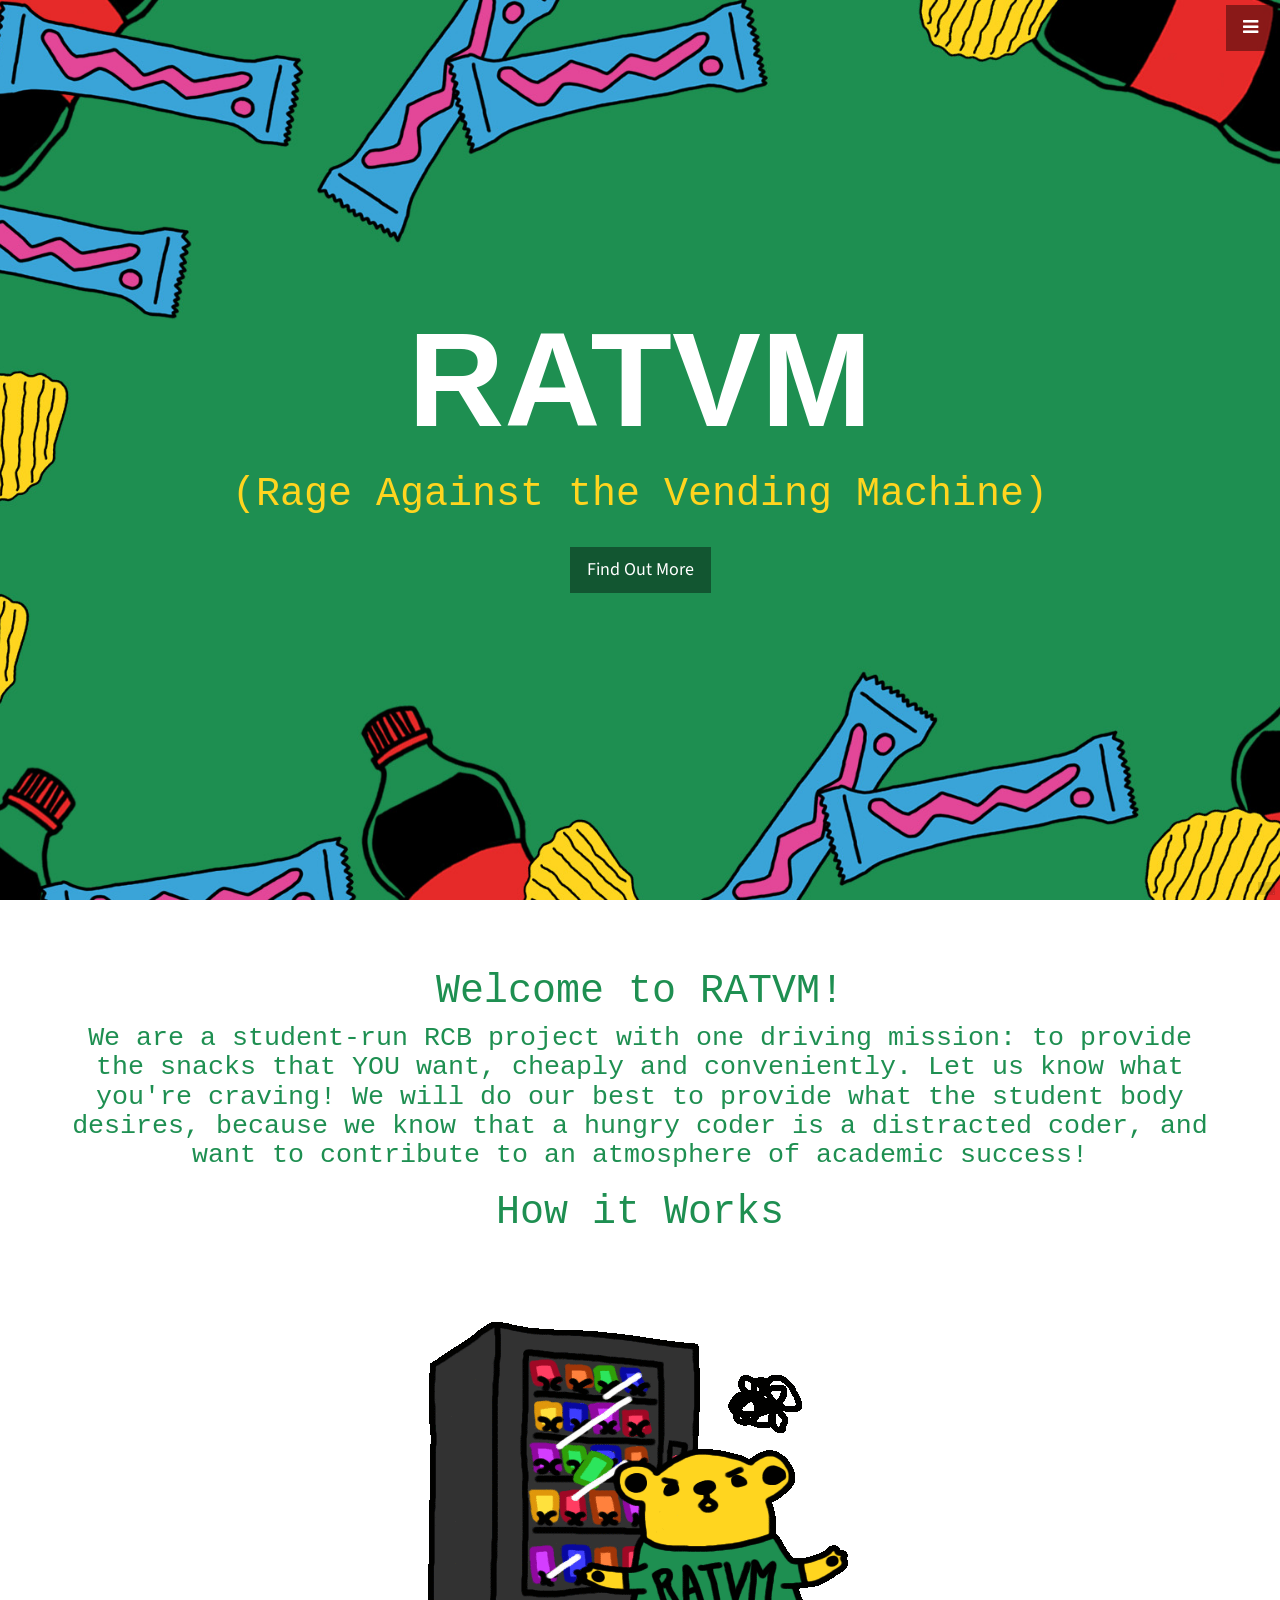
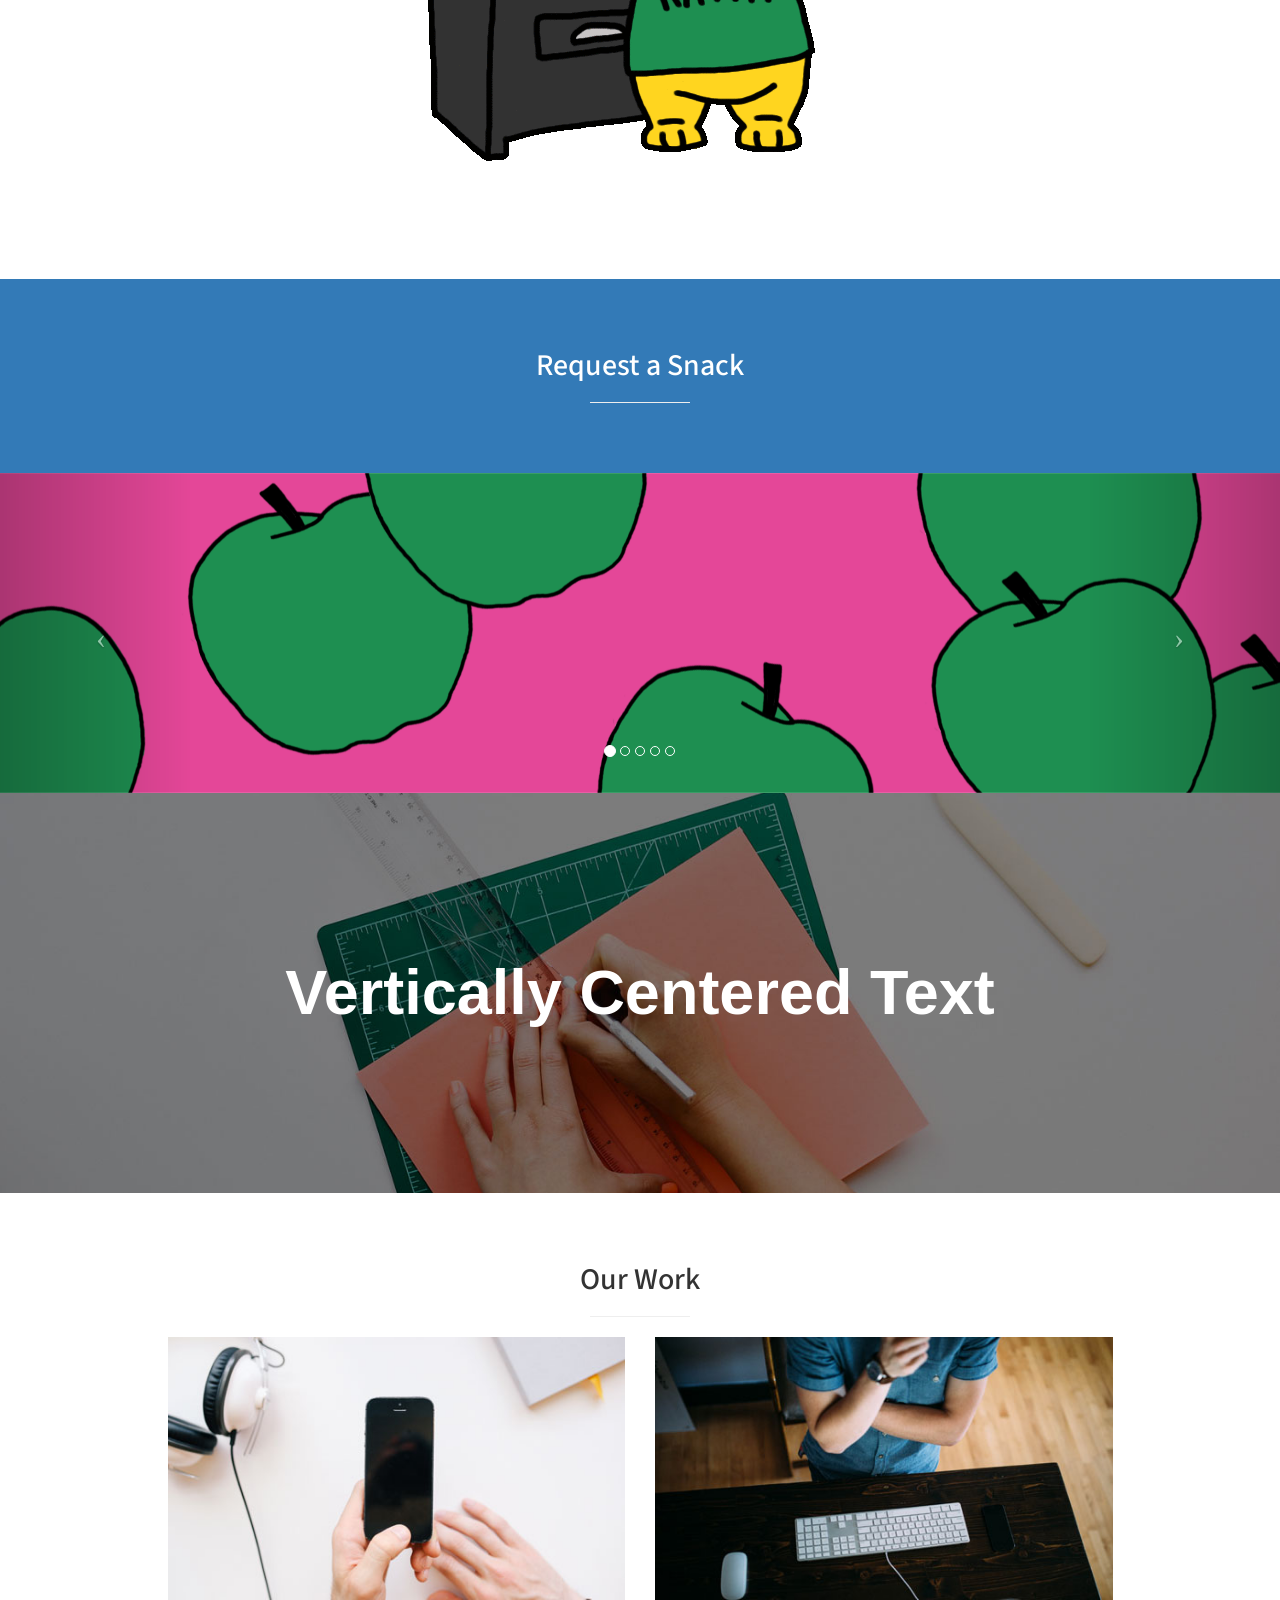
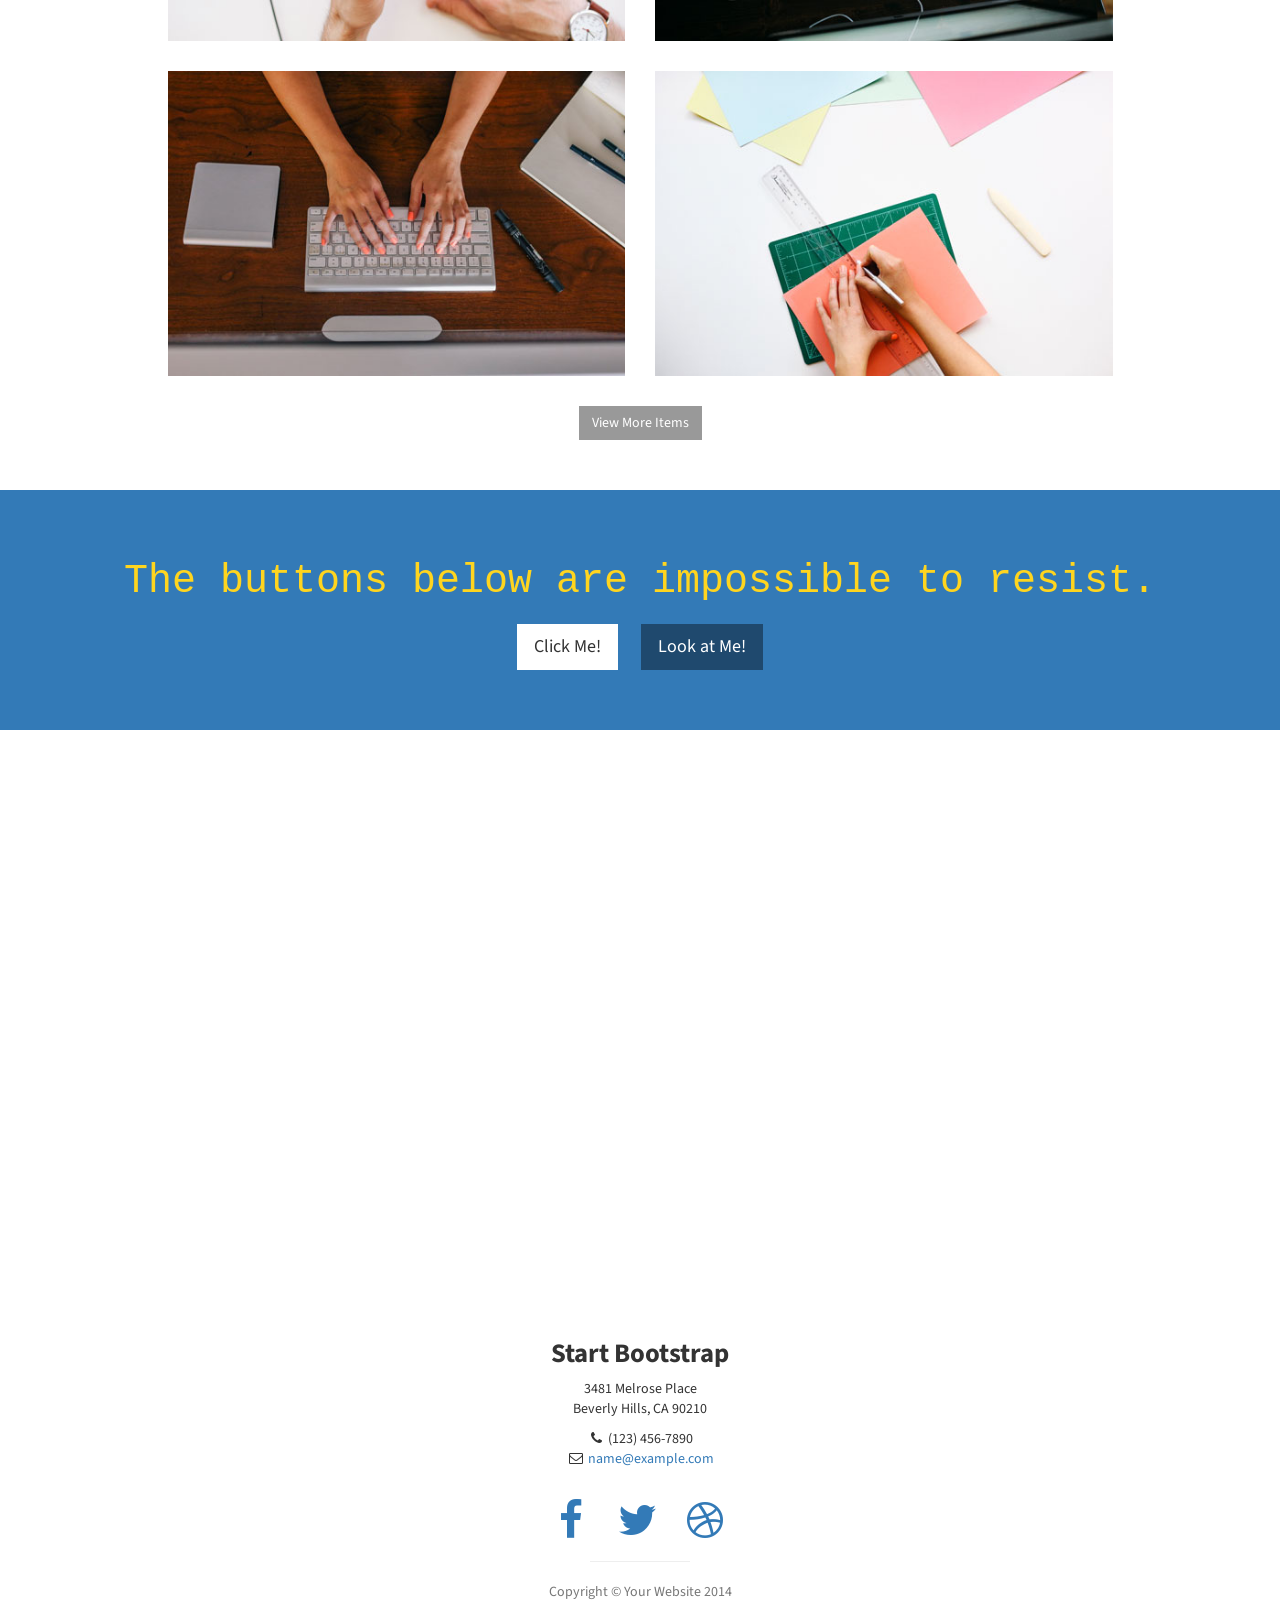
<file: startbootstrap-stylish-portfolio-gh-pages/index.html>
<!DOCTYPE html>
<html lang="en">

<head>

    <meta charset="utf-8">
    <meta http-equiv="X-UA-Compatible" content="IE=edge">
    <meta name="viewport" content="width=device-width, initial-scale=1">
    <meta name="description" content="">
    <meta name="author" content="">

    <title>RATVM</title>

    <!-- Bootstrap Core CSS -->
    <link href="css/bootstrap.min.css" rel="stylesheet">

    <!-- Custom CSS -->
    <link href="css/stylish-portfolio.css" rel="stylesheet">

    <!-- Custom Fonts -->
    <link href="font-awesome/css/font-awesome.min.css" rel="stylesheet" type="text/css">
    <link href="http://fonts.googleapis.com/css?family=Source+Sans+Pro:300,400,700,300italic,400italic,700italic" rel="stylesheet" type="text/css">

    <!-- HTML5 Shim and Respond.js IE8 support of HTML5 elements and media queries -->
    <!-- WARNING: Respond.js doesn't work if you view the page via file:// -->
    <!--[if lt IE 9]>
        <script src="https://oss.maxcdn.com/libs/html5shiv/3.7.0/html5shiv.js"></script>
        <script src="https://oss.maxcdn.com/libs/respond.js/1.4.2/respond.min.js"></script>
    <![endif]-->

</head>

<body>

    <!-- Navigation -->
    <a id="menu-toggle" href="#" class="btn btn-dark btn-lg toggle"><i class="fa fa-bars"></i></a>
    <nav id="sidebar-wrapper">
        <ul class="sidebar-nav">
            <a id="menu-close" href="#" class="btn btn-light btn-lg pull-right toggle"><i class="fa fa-times"></i></a>
            <li class="sidebar-brand">
                <a href="#top" onclick=$("#menu-close").click();>Start Bootstrap</a>
            </li>
            <li>
                <a href="#top" onclick=$("#menu-close").click();>Home</a>
            </li>
            <li>
                <a href="#about" onclick=$("#menu-close").click();>About</a>
            </li>
            <li>
                <a href="#services" onclick=$("#menu-close").click();>Services</a>
            </li>
            <li>
                <a href="#portfolio" onclick=$("#menu-close").click();>Portfolio</a>
            </li>
            <li>
                <a href="#contact" onclick=$("#menu-close").click();>Contact</a>
            </li>
        </ul>
    </nav>

    <!-- Header -->
    <header id="top" class="header">
        <div class="text-vertical-center">
            <h1><span>RATVM</span></h1>
            <h3>(Rage Against the Vending Machine)</h3>
            <br>
            <a href="#about" class="btn btn-dark btn-lg">Find Out More</a>
        </div>
    </header>

    <!-- About -->
    <section id="about" class="about">
        <div class="container">
            <div class="row">
                <div class="col-lg-12 text-center">
                    <h3 class="edit2">Welcome to RATVM!</h3>

                    <h4 class="edit2">We are a student-run RCB project with one driving mission: to provide the snacks that YOU want, cheaply and conveniently. Let us know what you're craving! We will do our best to provide what the student body desires, because we know that a hungry coder is a distracted coder, and want to contribute to an atmosphere of academic success!</h4>
                    <h3 class="edit2">How it Works</h3>
                    <img src="img/bear.gif" alt="madBear">

                </div>
            </div>
            <!-- /.row -->
        </div>
        <!-- /.container -->
    </section>

    <!-- Services -->
    <!-- The circle icons use Font Awesome's stacked icon classes. For more information, visit http://fontawesome.io/examples/ -->
    <section id="services" class="services bg-primary">
        <div class="container">
            <div class="row text-center">
                <div class="col-lg-10 col-lg-offset-1">
                    <h2>Request a Snack</h2>
                    <hr class="small">
                    <div class="row">                    
           
            </div>
            <!-- /.row -->
        </div>
        <!-- /.container -->
    </section>

<!-- ===============================IMAGES========================================= -->
      <!-- Carousel container -->
      <div id="my-pics" class="carousel slide" data-ride="carousel">

      <!-- Indicators -->
      <ol class="carousel-indicators">
      <li data-target="#my-pics" data-slide-to="0" class="active"></li>
      <li data-target="#my-pics" data-slide-to="1"></li>
      <li data-target="#my-pics" data-slide-to="2"></li>
      <li data-target="#my-pics" data-slide-to="3"></li>
      <li data-target="#my-pics" data-slide-to="4"></li>
      </ol>

      <!-- Content -->
      <div class="carousel-inner" role="listbox">

          <!-- Slide 1 -->
          <div class="item active">
          <img src="img/apple.png" alt="images">
          </div>

          <!-- Slide 2 -->
          <div class="item">
          <img src="img/candy.png" alt="images">
          </div>

          <!-- Slide 3 -->
          <div class="item">
          <img src="img/chip.png" alt="images">
          </div>

          <!-- Slide 4 -->
          <div class="item">
          <img src="img/coffee.png" alt="images">
          </div>

          <!-- Slide 5 -->
          <div class="item">
          <img src="img/soda.png" alt="images">
          </div>


      </div>

      <!-- Previous/Next controls -->
      <a class="left carousel-control" href="#my-pics" role="button" data-slide="prev">
      <span class="icon-prev" aria-hidden="true"></span>
      <span class="sr-only">Previous</span>
      </a>
      <a class="right carousel-control" href="#my-pics" role="button" data-slide="next">
      <span class="icon-next" aria-hidden="true"></span>
      <span class="sr-only">Next</span>
      </a>

      </div>

      <!-- Center the image -->
      <style scoped>
      .item img{
          margin: 0 auto;
      }
      </style>

 <!-- ================================================================================  -->     


    <!-- Callout -->
    <aside class="callout">
        <div class="text-vertical-center">
            <h1>Vertically Centered Text</h1>
        </div>
    </aside>

    <!-- Portfolio -->
    <section id="portfolio" class="portfolio">
        <div class="container">
            <div class="row">
                <div class="col-lg-10 col-lg-offset-1 text-center">
                    <h2>Our Work</h2>
                    <hr class="small">
                    <div class="row">
                        <div class="col-md-6">
                            <div class="portfolio-item">
                                <a href="#">
                                    <img class="img-portfolio img-responsive" src="img/portfolio-1.jpg">
                                </a>
                            </div>
                        </div>
                        <div class="col-md-6">
                            <div class="portfolio-item">
                                <a href="#">
                                    <img class="img-portfolio img-responsive" src="img/portfolio-2.jpg">
                                </a>
                            </div>
                        </div>
                        <div class="col-md-6">
                            <div class="portfolio-item">
                                <a href="#">
                                    <img class="img-portfolio img-responsive" src="img/portfolio-3.jpg">
                                </a>
                            </div>
                        </div>
                        <div class="col-md-6">
                            <div class="portfolio-item">
                                <a href="#">
                                    <img class="img-portfolio img-responsive" src="img/portfolio-4.jpg">
                                </a>
                            </div>
                        </div>
                    </div>
                    <!-- /.row (nested) -->
                    <a href="#" class="btn btn-dark">View More Items</a>
                </div>
                <!-- /.col-lg-10 -->
            </div>
            <!-- /.row -->
        </div>
        <!-- /.container -->
    </section>

    <!-- Call to Action -->
    <aside class="call-to-action bg-primary">
        <div class="container">
            <div class="row">
                <div class="col-lg-12 text-center">
                    <h3>The buttons below are impossible to resist.</h3>
                    <a href="#" class="btn btn-lg btn-light">Click Me!</a>
                    <a href="#" class="btn btn-lg btn-dark">Look at Me!</a>
                </div>
            </div>
        </div>
    </aside>

    <!-- Map -->
    <section id="contact" class="map">
        <iframe width="100%" height="100%" frameborder="0" scrolling="no" marginheight="0" marginwidth="0" src="https://maps.google.com/maps?f=q&amp;source=s_q&amp;hl=en&amp;geocode=&amp;q=Twitter,+Inc.,+Market+Street,+San+Francisco,+CA&amp;aq=0&amp;oq=twitter&amp;sll=28.659344,-81.187888&amp;sspn=0.128789,0.264187&amp;ie=UTF8&amp;hq=Twitter,+Inc.,+Market+Street,+San+Francisco,+CA&amp;t=m&amp;z=15&amp;iwloc=A&amp;output=embed"></iframe>
        <br />
        <small>
            <a href="https://maps.google.com/maps?f=q&amp;source=embed&amp;hl=en&amp;geocode=&amp;q=Twitter,+Inc.,+Market+Street,+San+Francisco,+CA&amp;aq=0&amp;oq=twitter&amp;sll=28.659344,-81.187888&amp;sspn=0.128789,0.264187&amp;ie=UTF8&amp;hq=Twitter,+Inc.,+Market+Street,+San+Francisco,+CA&amp;t=m&amp;z=15&amp;iwloc=A"></a>
        </small>
        </iframe>
    </section>

    <!-- Footer -->
    <footer>
        <div class="container">
            <div class="row">
                <div class="col-lg-10 col-lg-offset-1 text-center">
                    <h4><strong>Start Bootstrap</strong>
                    </h4>
                    <p>3481 Melrose Place
                        <br>Beverly Hills, CA 90210</p>
                    <ul class="list-unstyled">
                        <li><i class="fa fa-phone fa-fw"></i> (123) 456-7890</li>
                        <li><i class="fa fa-envelope-o fa-fw"></i> <a href="mailto:name@example.com">name@example.com</a>
                        </li>
                    </ul>
                    <br>
                    <ul class="list-inline">
                        <li>
                            <a href="#"><i class="fa fa-facebook fa-fw fa-3x"></i></a>
                        </li>
                        <li>
                            <a href="#"><i class="fa fa-twitter fa-fw fa-3x"></i></a>
                        </li>
                        <li>
                            <a href="#"><i class="fa fa-dribbble fa-fw fa-3x"></i></a>
                        </li>
                    </ul>
                    <hr class="small">
                    <p class="text-muted">Copyright &copy; Your Website 2014</p>
                </div>
            </div>
        </div>
        <a id="to-top" href="#top" class="btn btn-dark btn-lg"><i class="fa fa-chevron-up fa-fw fa-1x"></i></a>
    </footer>

    <!-- jQuery -->
    <script src="js/jquery.js"></script>

    <!-- Bootstrap Core JavaScript -->
    <script src="js/bootstrap.min.js"></script>

    <!-- Custom Theme JavaScript -->
    <script>
    // Closes the sidebar menu
    $("#menu-close").click(function(e) {
        e.preventDefault();
        $("#sidebar-wrapper").toggleClass("active");
    });
    // Opens the sidebar menu
    $("#menu-toggle").click(function(e) {
        e.preventDefault();
        $("#sidebar-wrapper").toggleClass("active");
    });
    // Scrolls to the selected menu item on the page
    $(function() {
        $('a[href*=#]:not([href=#],[data-toggle],[data-target],[data-slide])').click(function() {
            if (location.pathname.replace(/^\//, '') == this.pathname.replace(/^\//, '') || location.hostname == this.hostname) {
                var target = $(this.hash);
                target = target.length ? target : $('[name=' + this.hash.slice(1) + ']');
                if (target.length) {
                    $('html,body').animate({
                        scrollTop: target.offset().top
                    }, 1000);
                    return false;
                }
            }
        });
    });
    //#to-top button appears after scrolling
    var fixed = false;
    $(document).scroll(function() {
        if ($(this).scrollTop() > 250) {
            if (!fixed) {
                fixed = true;
                // $('#to-top').css({position:'fixed', display:'block'});
                $('#to-top').show("slow", function() {
                    $('#to-top').css({
                        position: 'fixed',
                        display: 'block'
                    });
                });
            }
        } else {
            if (fixed) {
                fixed = false;
                $('#to-top').hide("slow", function() {
                    $('#to-top').css({
                        display: 'none'
                    });
                });
            }
        }
    });
    // Disable Google Maps scrolling
    // See http://stackoverflow.com/a/25904582/1607849
    // Disable scroll zooming and bind back the click event
    var onMapMouseleaveHandler = function(event) {
        var that = $(this);
        that.on('click', onMapClickHandler);
        that.off('mouseleave', onMapMouseleaveHandler);
        that.find('iframe').css("pointer-events", "none");
    }
    var onMapClickHandler = function(event) {
            var that = $(this);
            // Disable the click handler until the user leaves the map area
            that.off('click', onMapClickHandler);
            // Enable scrolling zoom
            that.find('iframe').css("pointer-events", "auto");
            // Handle the mouse leave event
            that.on('mouseleave', onMapMouseleaveHandler);
        }
        // Enable map zooming with mouse scroll when the user clicks the map
    $('.map').on('click', onMapClickHandler);
    </script>

</body>

</html>
</file>
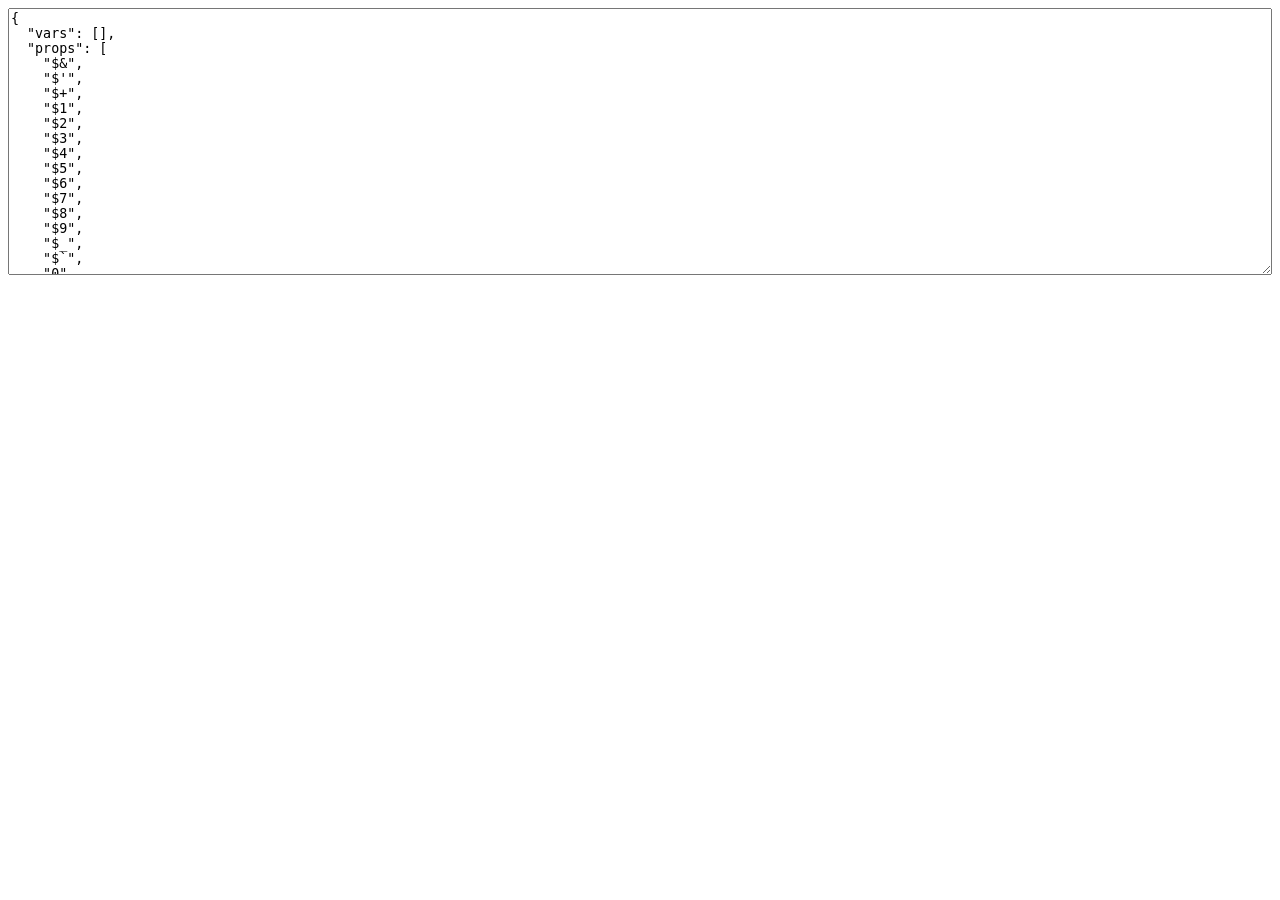
<file: node_modules/handlebars/node_modules/uglify-js/tools/props.html>
<html>
  <head>
  </head>
  <body>
    <script>(function(){
      var props = {};

      function addObject(obj) {
        if (obj == null) return;
        try {
          Object.getOwnPropertyNames(obj).forEach(add);
        } catch(ex) {}
        if (obj.prototype) {
          Object.getOwnPropertyNames(obj.prototype).forEach(add);
        }
        if (typeof obj == "function") {
          try {
            Object.getOwnPropertyNames(new obj).forEach(add);
          } catch(ex) {}
        }
      }

      function add(name) {
        props[name] = true;
      }

      Object.getOwnPropertyNames(window).forEach(function(thing){
        addObject(window[thing]);
      });

      try {
        addObject(new Event("click"));
        addObject(new Event("contextmenu"));
        addObject(new Event("mouseup"));
        addObject(new Event("mousedown"));
        addObject(new Event("keydown"));
        addObject(new Event("keypress"));
        addObject(new Event("keyup"));
      } catch(ex) {}

      var ta = document.createElement("textarea");
      ta.style.width = "100%";
      ta.style.height = "20em";
      ta.style.boxSizing = "border-box";
      <!-- ta.value = Object.keys(props).sort(cmp).map(function(name){ -->
      <!--   return JSON.stringify(name); -->
      <!-- }).join(",\n"); -->
      ta.value = JSON.stringify({
        vars: [],
        props: Object.keys(props).sort(cmp)
      }, null, 2);
      document.body.appendChild(ta);

      function cmp(a, b) {
        a = a.toLowerCase();
        b = b.toLowerCase();
        return a < b ? -1 : a > b ? 1 : 0;
      }
    })();</script>
  </body>
</html>
</file>
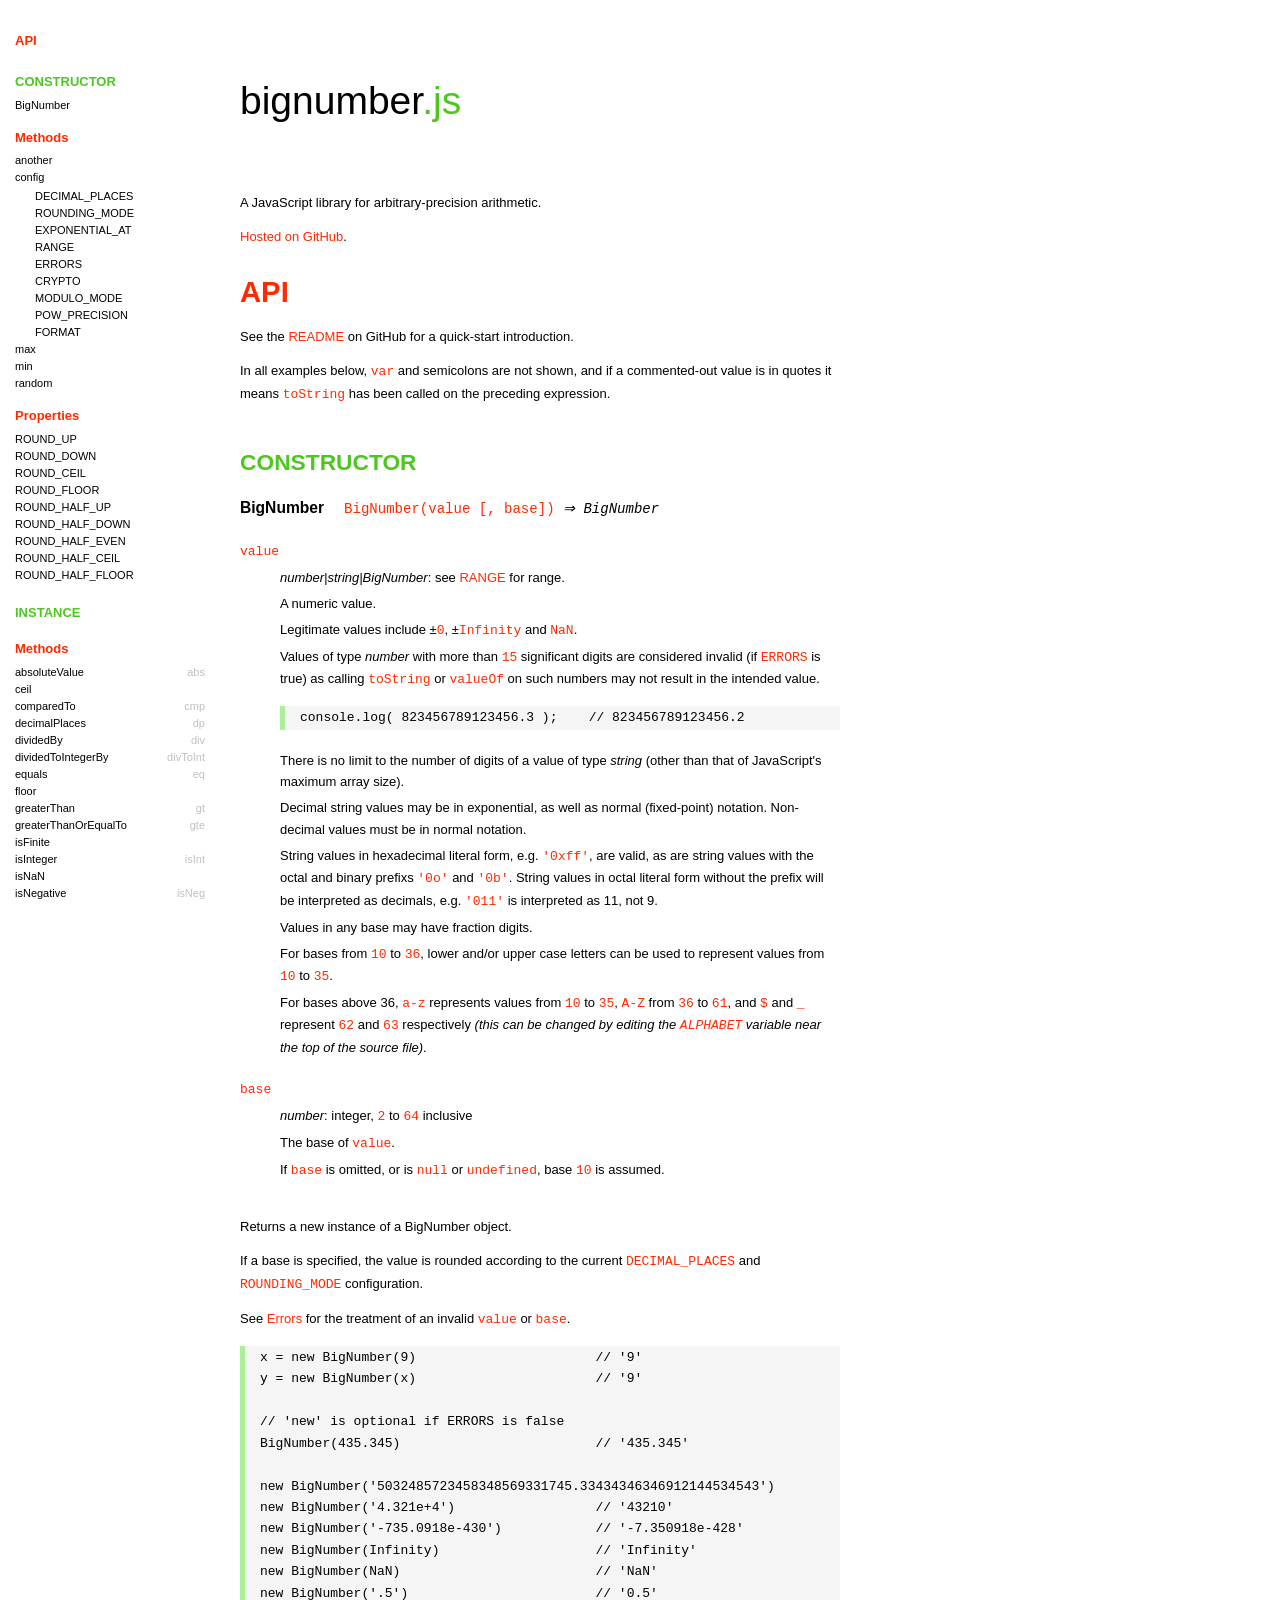
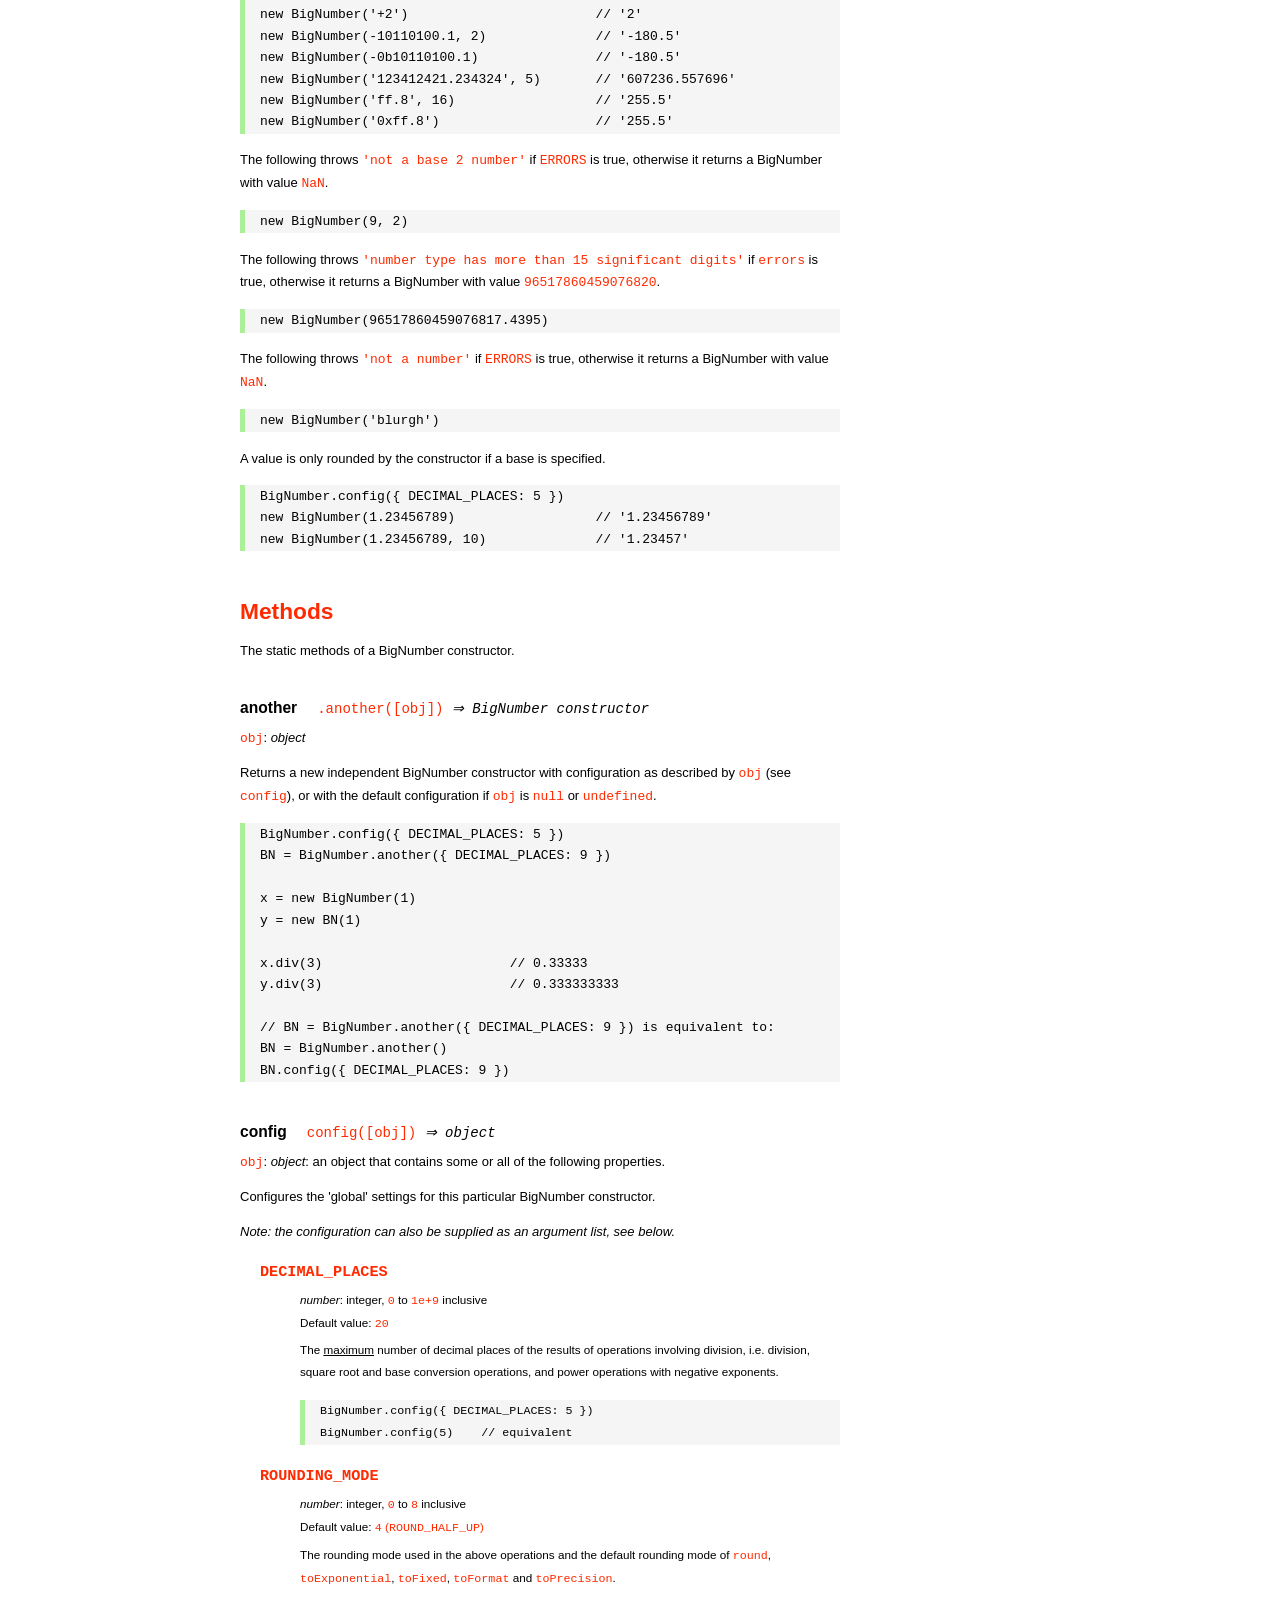
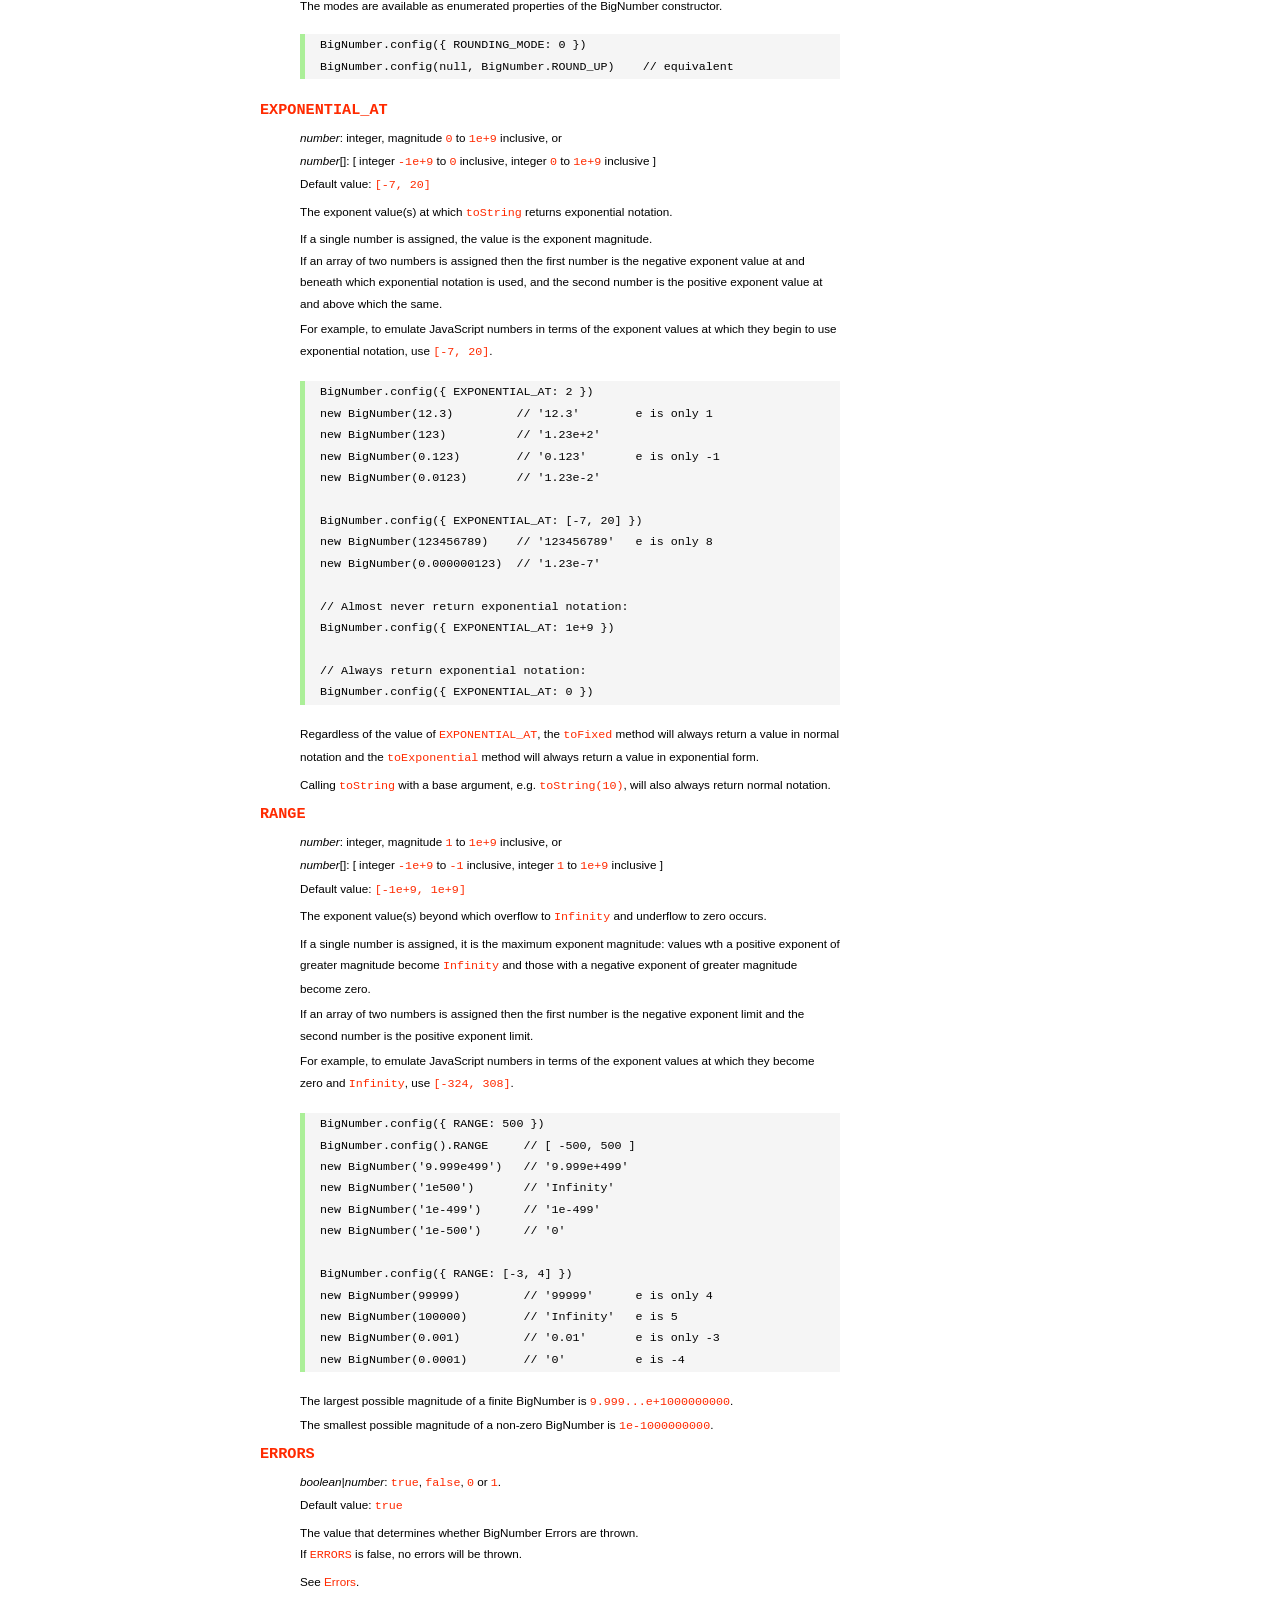
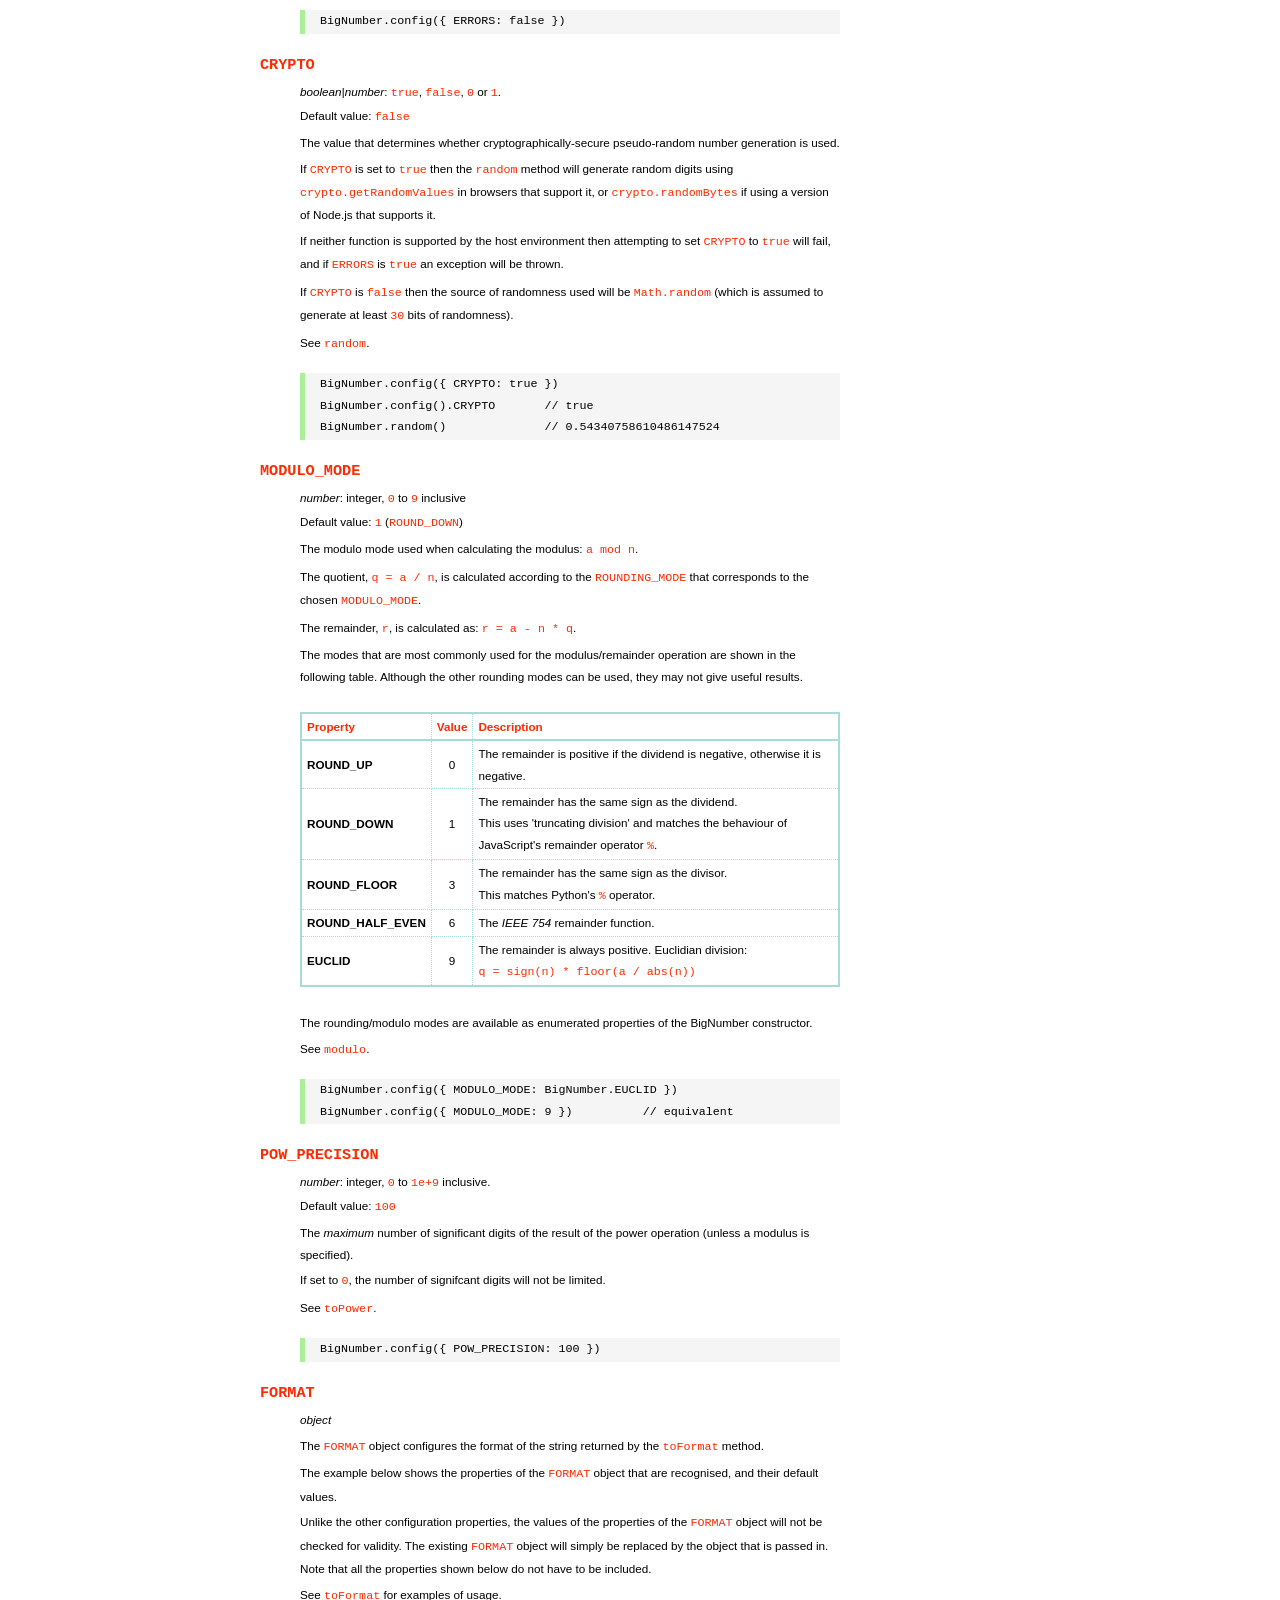
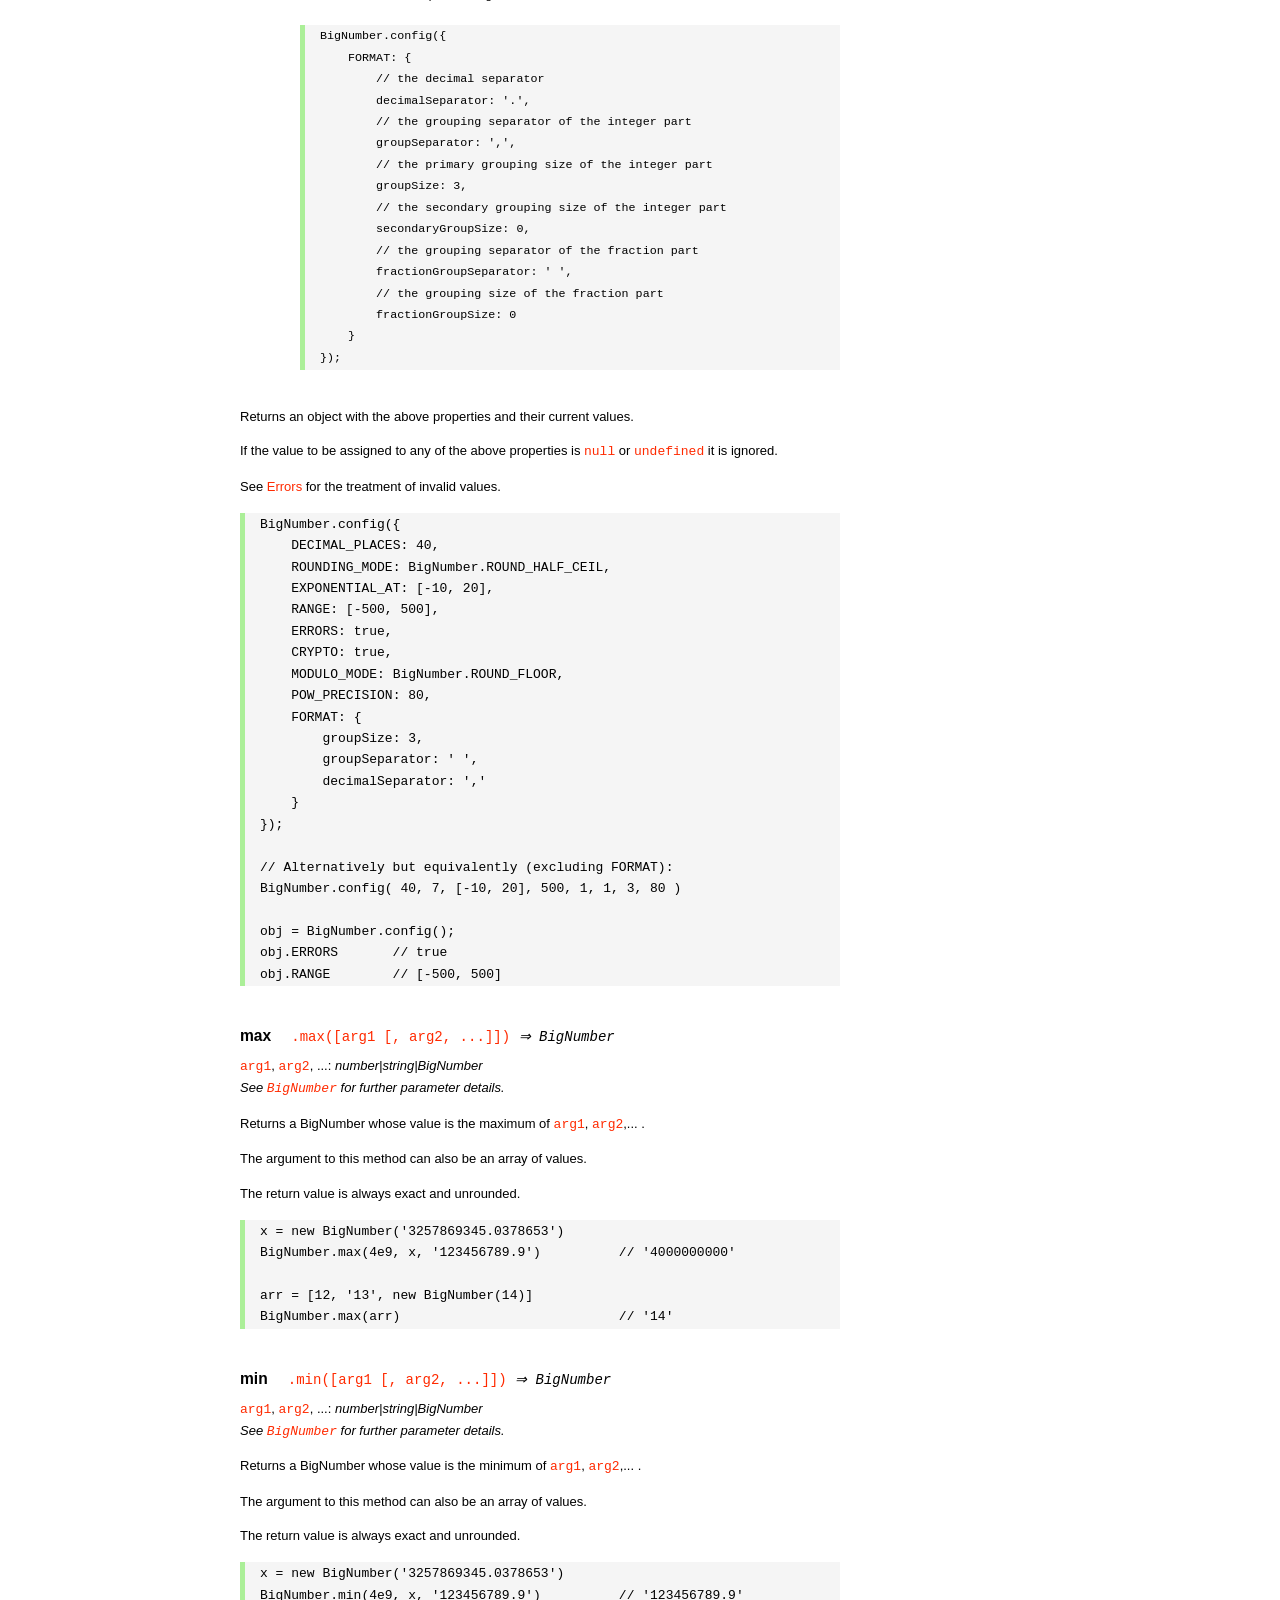
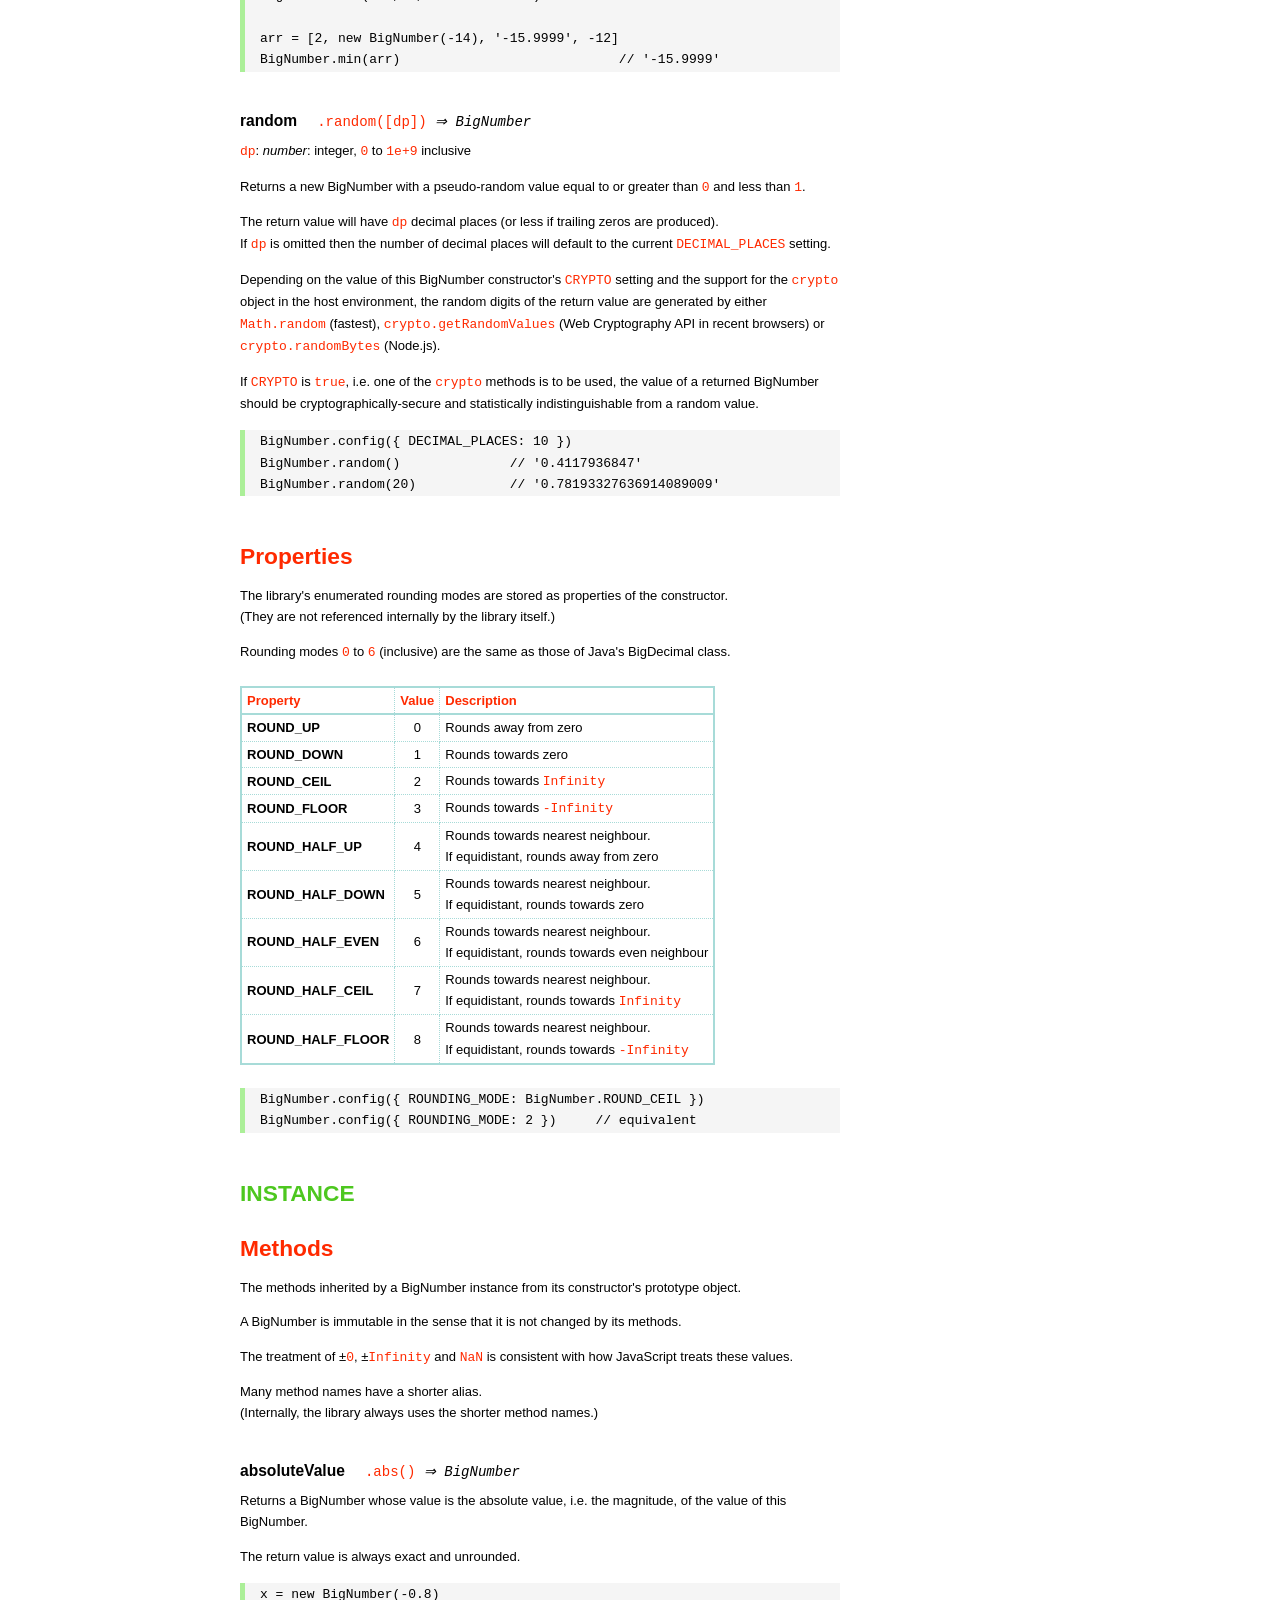
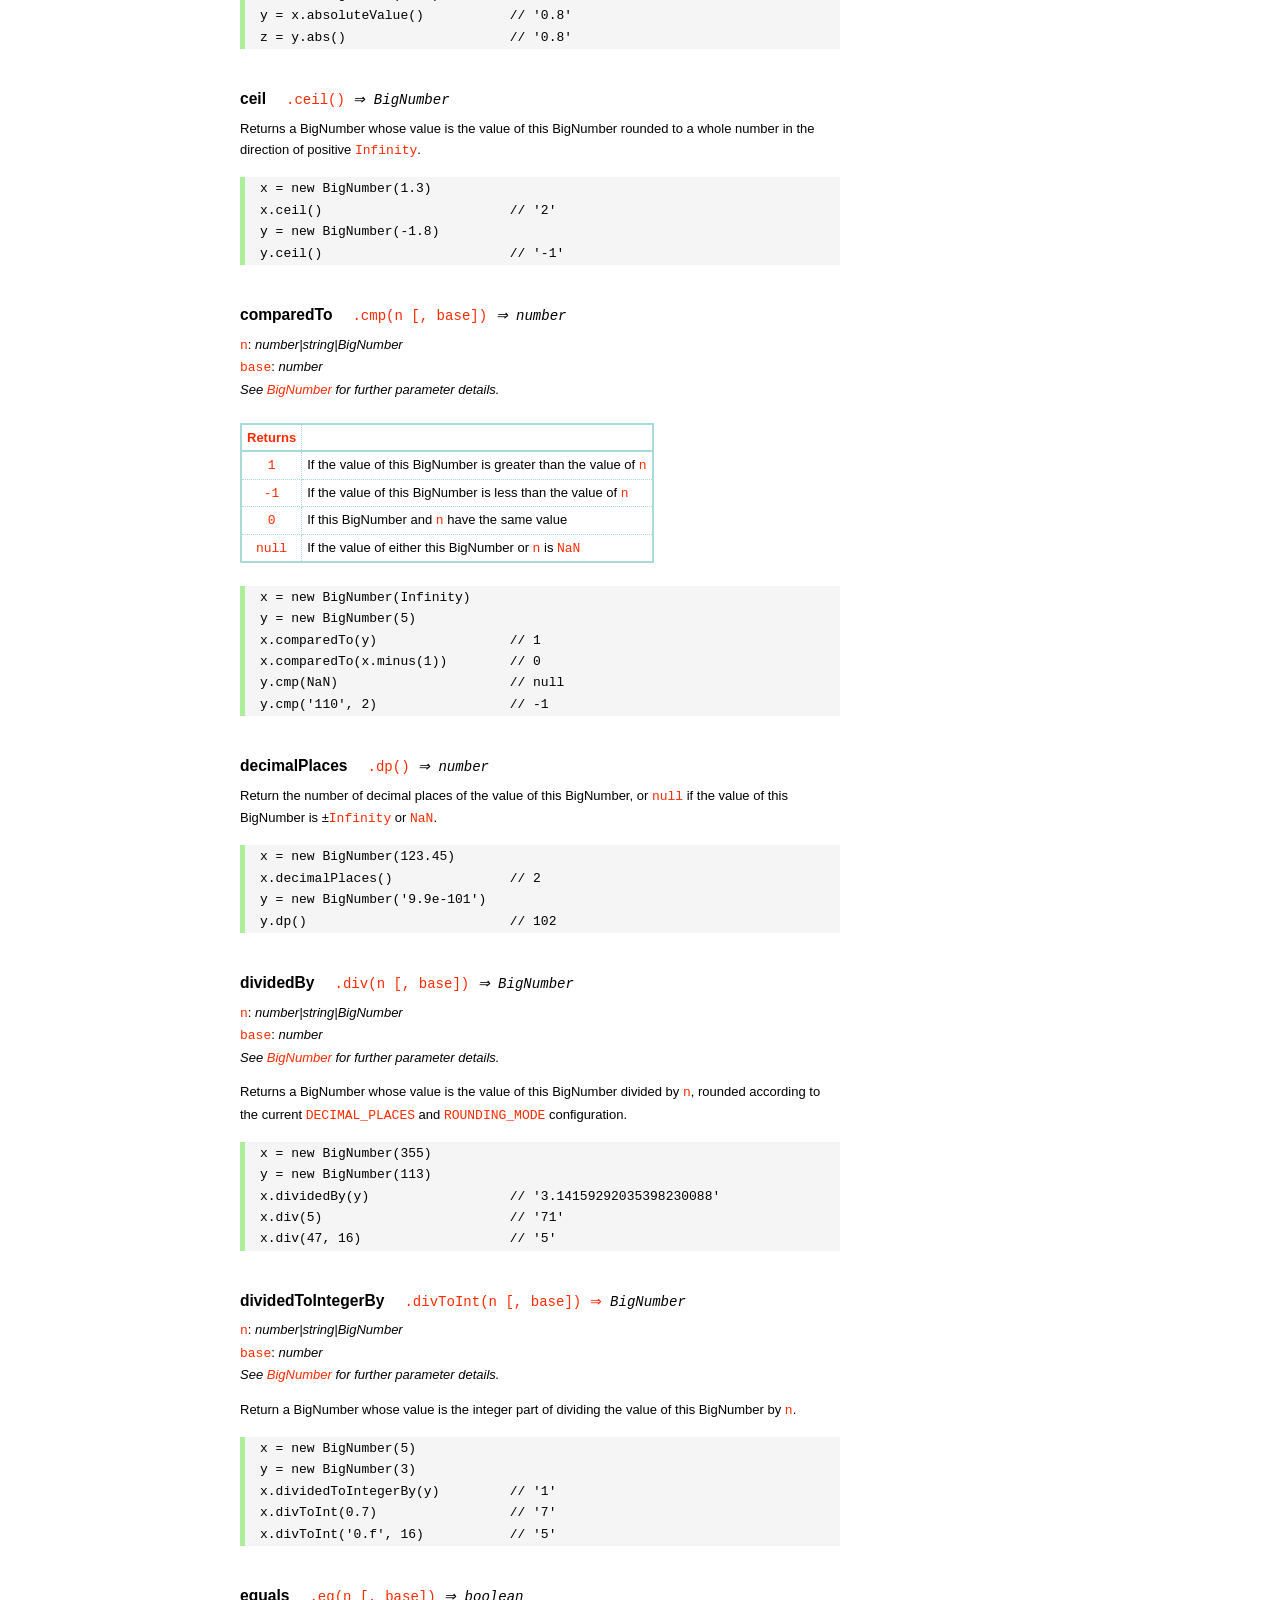
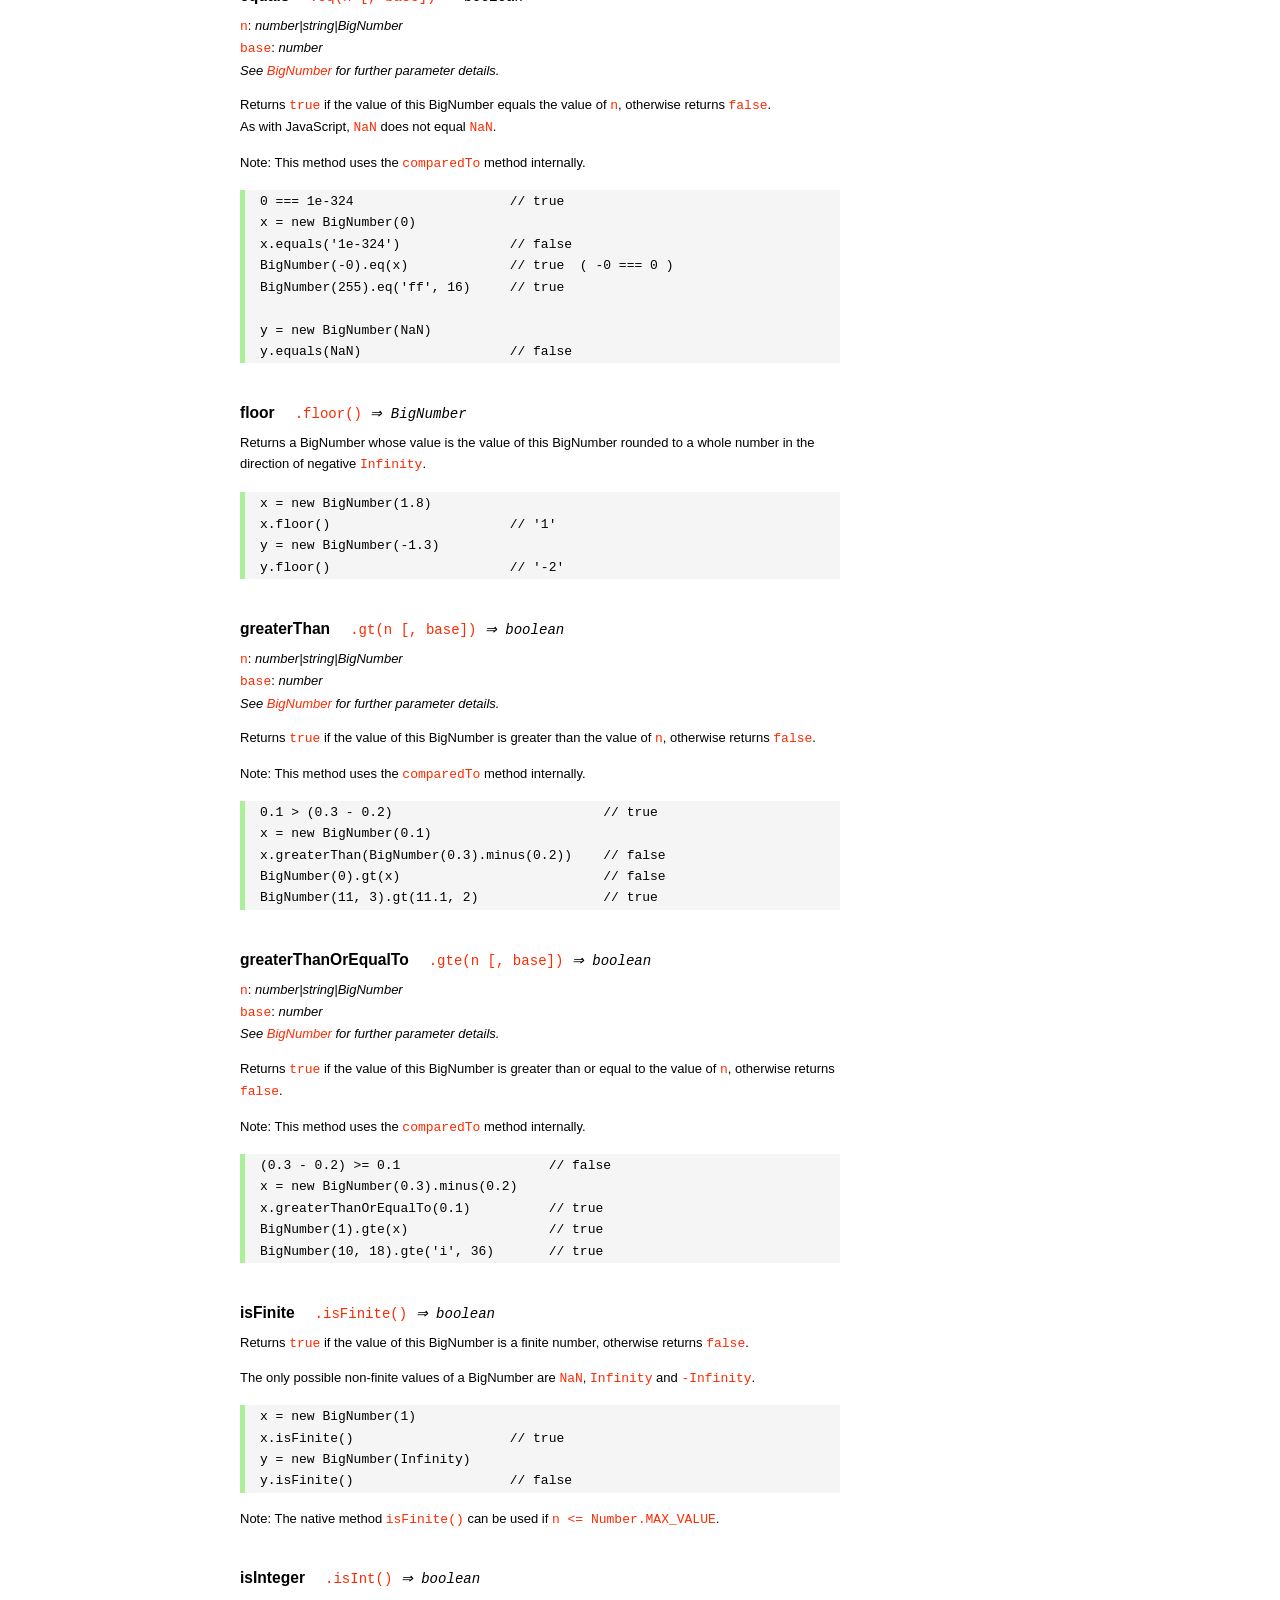
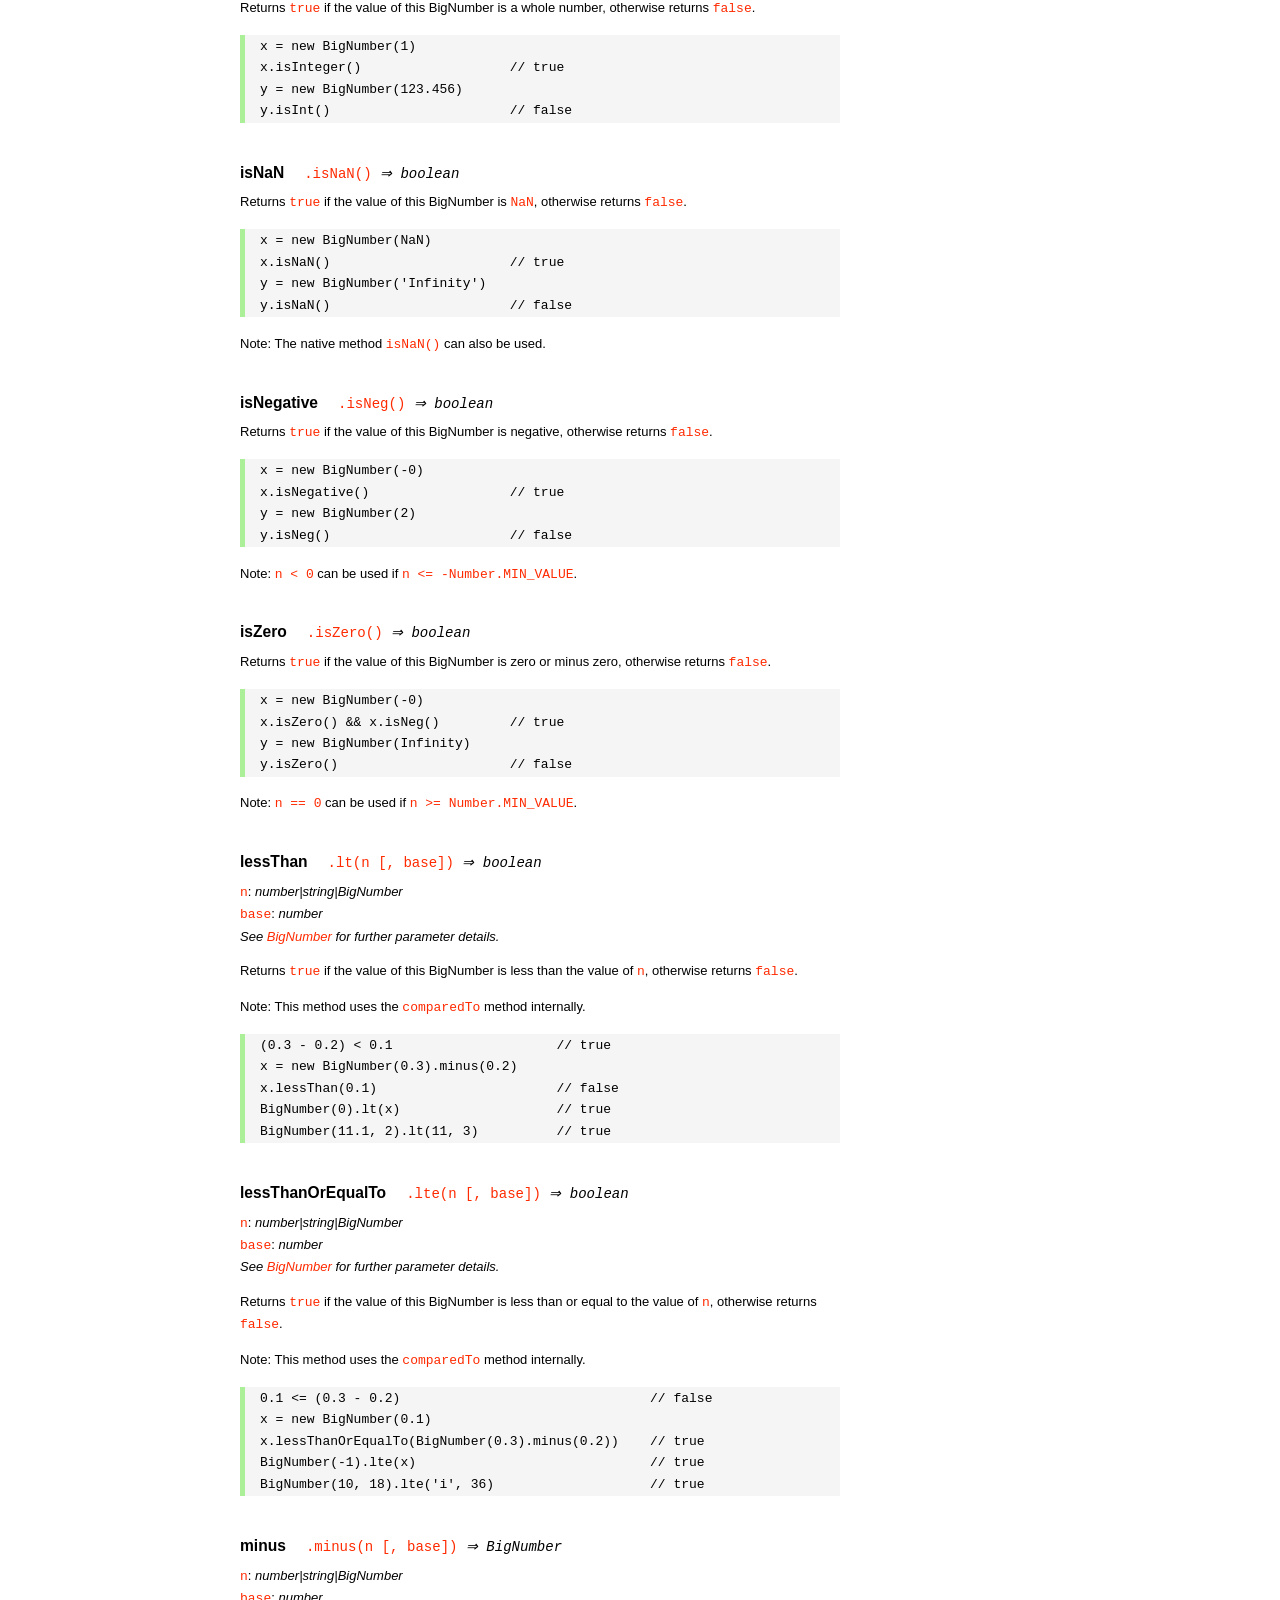
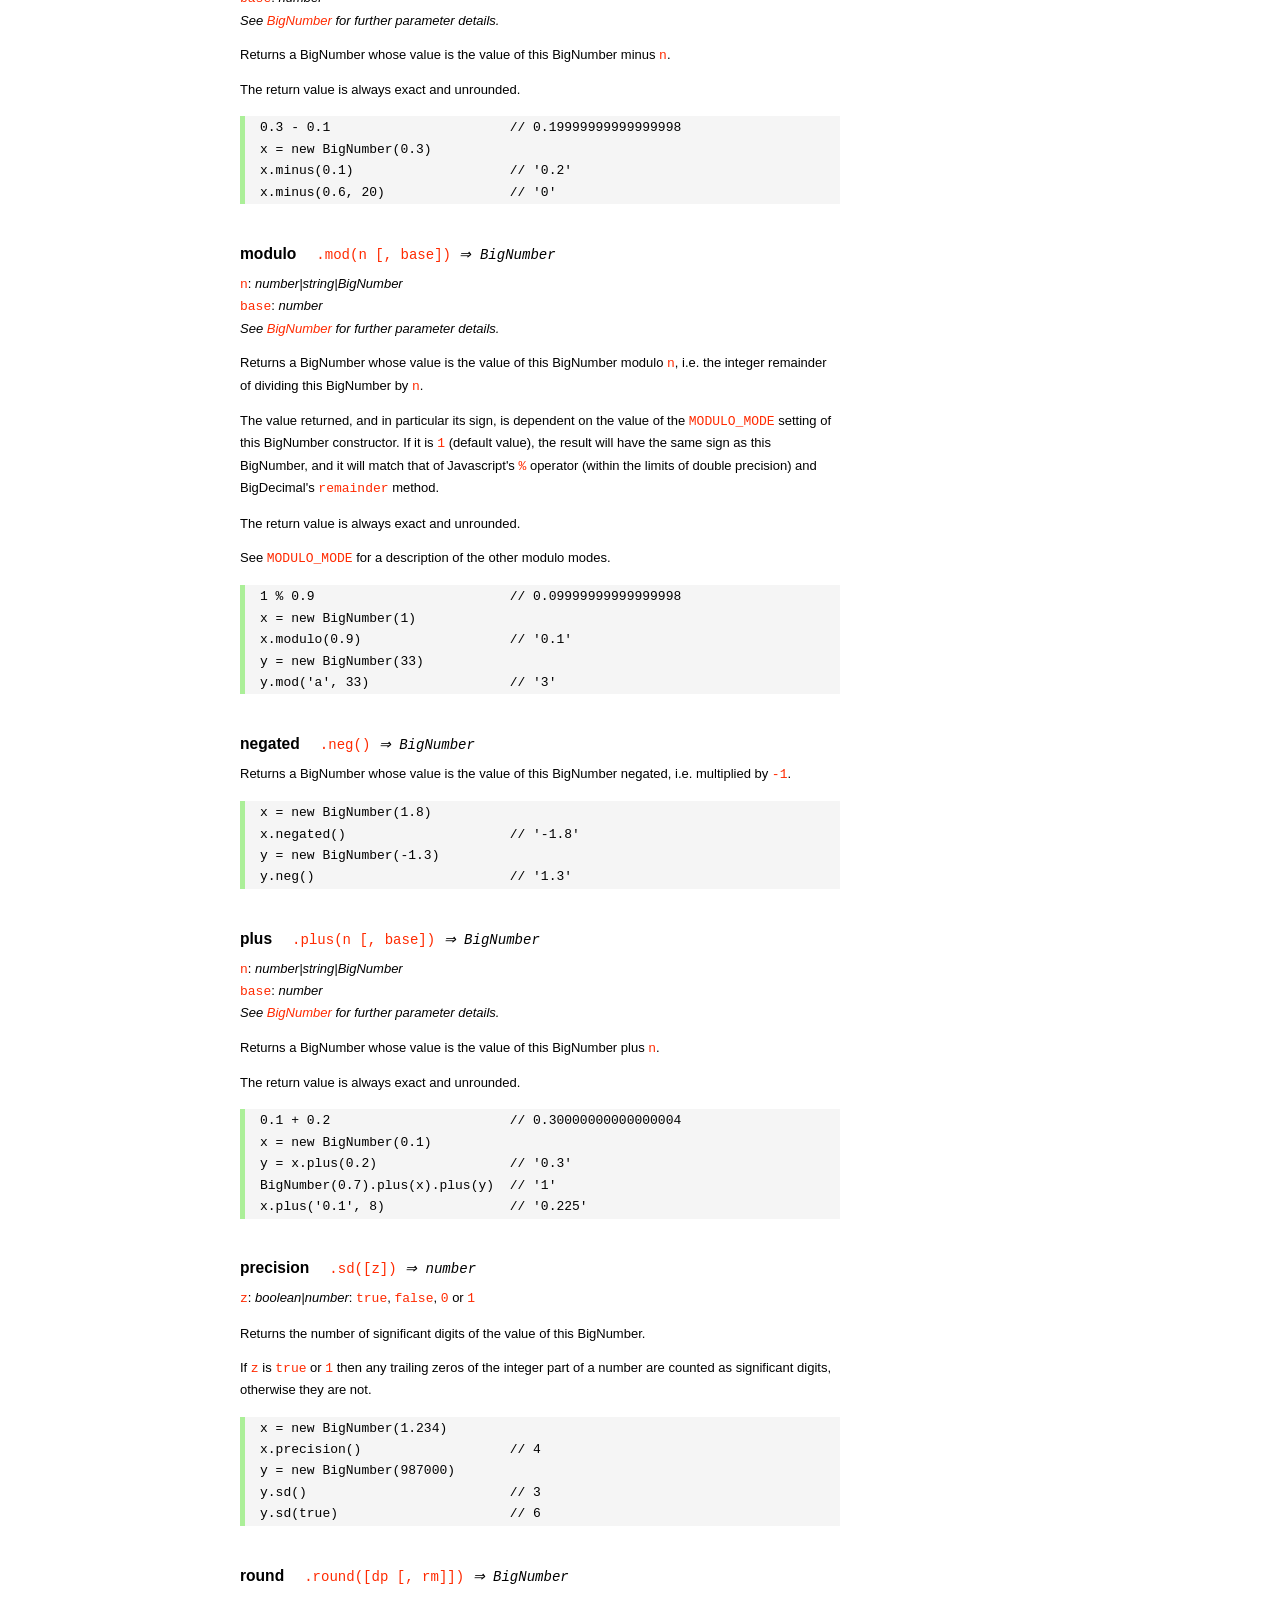
<file: node_modules/mysql/node_modules/bignumber.js/doc/API.html>
<!DOCTYPE HTML>
<html>
<head>
<meta charset="utf-8">
<meta http-equiv="X-UA-Compatible" content="IE=edge">
<meta name="Author" content="M Mclaughlin">
<title>bignumber.js API</title>
<style>
html{font-size:100%}
body{background:#fff;font-family:"Helvetica Neue",Helvetica,Arial,sans-serif;font-size:13px;
  line-height:1.65em;min-height:100%;margin:0}
body,i{color:#000}
.nav{background:#fff;position:fixed;top:0;bottom:0;left:0;width:200px;overflow-y:auto;
  padding:15px 0 30px 15px}
div.container{width:600px;margin:50px 0 50px 240px}
p{margin:0 0 1em;width:600px}
pre,ul{margin:1em 0}
h1,h2,h3,h4,h5{margin:0;padding:1.5em 0 0}
h1,h2{padding:.75em 0}
!h1{font:400 3em Consolas,monaco,monospace;color:#000;margin-bottom:1em}
h1{font:400 3em Verdana,sans-serif;color:#000;margin-bottom:1em}
h2{font-size:2.25em;color:#ff2a00}
h3{font-size:1.75em;color:#4dc71f}
h4{font-size:1.75em;color:#ff2a00;padding-bottom:.75em}
h5{font-size:1.2em;margin-bottom:.4em}
h6{font-size:1.1em;margin-bottom:0.8em;padding:0.5em 0}
dd{padding-top:.35em}
dt{padding-top:.5em}
b{font-weight:700}
dt b{font-size:1.3em}
a,a:visited{color:#ff2a00;text-decoration:none}
a:active,a:hover{outline:0;text-decoration:underline}
.nav a,.nav b,.nav a:visited{display:block;color:#ff2a00;font-weight:700; margin-top:15px}
.nav b{color:#4dc71f;margin-top:20px;cursor:default;width:auto}
ul{list-style-type:none;padding:0 0 0 20px}
.nav ul{line-height:14px;padding-left:0;margin:5px 0 0}
.nav ul a,.nav ul a:visited,span{display:inline;color:#000;font-family:Verdana,Geneva,sans-serif;
  font-size:11px;font-weight:400;margin:0}
.inset,ul.inset{margin-left:20px}
.inset{font-size:.9em}
.nav li{width:auto;margin:0 0 3px}
.alias{font-style:italic;margin-left:20px}
table{border-collapse:collapse;border-spacing:0;border:2px solid #a7dbd8;margin:1.75em 0;padding:0}
td,th{text-align:left;margin:0;padding:2px 5px;border:1px dotted #a7dbd8}
th{border-top:2px solid #a7dbd8;border-bottom:2px solid #a7dbd8;color:#ff2a00}
code,pre{font-family:Consolas, monaco, monospace;font-weight:400}
pre{background:#f5f5f5;white-space:pre-wrap;word-wrap:break-word;border-left:5px solid #abef98;
  padding:1px 0 1px 15px;margin:1.2em 0}
code,.nav-title{color:#ff2a00}
.end{margin-bottom:25px}
.centre{text-align:center}
.error-table{font-size:13px;width:100%}
#faq{margin:3em 0 0}
li span{float:right;margin-right:10px;color:#c0c0c0}
#js{font:inherit;color:#4dc71f}
</style>
</head>
<body>

  <div class="nav">

    <a class='nav-title' href="#">API</a>

    <b> CONSTRUCTOR </b>
    <ul>
      <li><a href="#bignumber">BigNumber</a></li>
    </ul>

    <a href="#methods">Methods</a>
    <ul>
      <li><a href="#another">another</a></li>
      <li><a href="#config" >config</a></li>
      <li>
        <ul class="inset">
          <li><a href="#decimal-places">DECIMAL_PLACES</a></li>
          <li><a href="#rounding-mode" >ROUNDING_MODE</a></li>
          <li><a href="#exponential-at">EXPONENTIAL_AT</a></li>
          <li><a href="#range"         >RANGE</a></li>
          <li><a href="#errors"        >ERRORS</a></li>
          <li><a href="#crypto"        >CRYPTO</a></li>
          <li><a href="#modulo-mode"   >MODULO_MODE</a></li>
          <li><a href="#pow-precision" >POW_PRECISION</a></li>
          <li><a href="#format"        >FORMAT</a></li>
        </ul>
      </li>
      <li><a href="#max"    >max</a></li>
      <li><a href="#min"    >min</a></li>
      <li><a href="#random" >random</a></li>
    </ul>

    <a href="#constructor-properties">Properties</a>
    <ul>
      <li><a href="#round-up"        >ROUND_UP</a></li>
      <li><a href="#round-down"      >ROUND_DOWN</a></li>
      <li><a href="#round-ceil"      >ROUND_CEIL</a></li>
      <li><a href="#round-floor"     >ROUND_FLOOR</a></li>
      <li><a href="#round-half-up"   >ROUND_HALF_UP</a></li>
      <li><a href="#round-half-down" >ROUND_HALF_DOWN</a></li>
      <li><a href="#round-half-even" >ROUND_HALF_EVEN</a></li>
      <li><a href="#round-half-ceil" >ROUND_HALF_CEIL</a></li>
      <li><a href="#round-half-floor">ROUND_HALF_FLOOR</a></li>
    </ul>

    <b> INSTANCE </b>

    <a href="#prototype-methods">Methods</a>
    <ul>
      <li><a href="#abs"    >absoluteValue       </a><span>abs</span>     </li>
      <li><a href="#ceil"   >ceil                </a>                     </li>
      <li><a href="#cmp"    >comparedTo          </a><span>cmp</span>     </li>
      <li><a href="#dp"     >decimalPlaces       </a><span>dp</span>      </li>
      <li><a href="#div"    >dividedBy           </a><span>div</span>     </li>
      <li><a href="#divInt" >dividedToIntegerBy  </a><span>divToInt</span></li>
      <li><a href="#eq"     >equals              </a><span>eq</span>      </li>
      <li><a href="#floor"  >floor               </a>                     </li>
      <li><a href="#gt"     >greaterThan         </a><span>gt</span>      </li>
      <li><a href="#gte"    >greaterThanOrEqualTo</a><span>gte</span>     </li>
      <li><a href="#isF"    >isFinite            </a>                     </li>
      <li><a href="#isInt"  >isInteger           </a><span>isInt</span>   </li>
      <li><a href="#isNaN"  >isNaN               </a>                     </li>
      <li><a href="#isNeg"  >isNegative          </a><span>isNeg</span>   </li>
      <li><a href="#isZ"    >isZero              </a>                     </li>
      <li><a href="#lt"     >lessThan            </a><span>lt</span>      </li>
      <li><a href="#lte"    >lessThanOrEqualTo   </a><span>lte</span>     </li>
      <li><a href="#minus"  >minus               </a><span>sub</span>     </li>
      <li><a href="#mod"    >modulo              </a><span>mod</span>     </li>
      <li><a href="#neg"    >negated             </a><span>neg</span>     </li>
      <li><a href="#plus"   >plus                </a><span>add</span>     </li>
      <li><a href="#sd"     >precision           </a><span>sd</span>      </li>
      <li><a href="#round"  >round               </a>                     </li>
      <li><a href="#shift"  >shift               </a>                     </li>
      <li><a href="#sqrt"   >squareRoot          </a><span>sqrt</span>    </li>
      <li><a href="#times"  >times               </a><span>mul</span>     </li>
      <li><a href="#toD"    >toDigits            </a>                     </li>
      <li><a href="#toE"    >toExponential       </a>                     </li>
      <li><a href="#toFix"  >toFixed             </a>                     </li>
      <li><a href="#toFor"  >toFormat            </a>                     </li>
      <li><a href="#toFr"   >toFraction          </a>                     </li>
      <li><a href="#toJSON" >toJSON              </a>                     </li>
      <li><a href="#toN"    >toNumber            </a>                     </li>
      <li><a href="#pow"    >toPower             </a><span>pow</span>     </li>
      <li><a href="#toP"    >toPrecision         </a>                     </li>
      <li><a href="#toS"    >toString            </a>                     </li>
      <li><a href="#trunc"  >truncated           </a><span>trunc</span>   </li>
      <li><a href="#valueOf">valueOf             </a>                     </li>
    </ul>

    <a href="#instance-properties">Properties</a>
    <ul>
      <li><a href="#coefficient">c: coefficient</a></li>
      <li><a href="#exponent"   >e: exponent</a></li>
      <li><a href="#sign"       >s: sign</a></li>
    </ul>

    <a href="#zero-nan-infinity">Zero, NaN &amp; Infinity</a>
    <a href="#Errors">Errors</a>
    <a class='end' href="#faq">FAQ</a>

  </div>

  <div class="container">

    <h1>bignumber<span id='js'>.js</span></h1>

    <p>A JavaScript library for arbitrary-precision arithmetic.</p>
    <p><a href="https://github.com/MikeMcl/bignumber.js">Hosted on GitHub</a>. </p>

    <h2>API</h2>

    <p>
      See the <a href='https://github.com/MikeMcl/bignumber.js'>README</a> on GitHub for a
      quick-start introduction.
    </p>
    <p>
      In all examples below, <code>var</code> and semicolons are not shown, and if a commented-out
      value is in quotes it means <code>toString</code> has been called on the preceding expression.
    </p>


    <h3>CONSTRUCTOR</h3>

    <h5 id="bignumber">
      BigNumber<code class='inset'>BigNumber(value [, base]) <i>&rArr; BigNumber</i></code>
    </h5>
    <dl>
      <dt><code>value</code></dt>
      <dd>
        <i>number|string|BigNumber</i>: see <a href='#range'>RANGE</a> for
        range.
      </dd>
      <dd>
        A numeric value.
      </dd>
      <dd>
        Legitimate values include &plusmn;<code>0</code>, &plusmn;<code>Infinity</code> and
        <code>NaN</code>.
      </dd>
      <dd>
        Values of type <em>number</em> with more than <code>15</code> significant digits are
        considered invalid (if <a href='#errors'><code>ERRORS</code></a> is true) as calling
        <code><a href='#toS'>toString</a></code> or <code><a href='#valueOf'>valueOf</a></code> on
        such numbers may not result in the intended value.
        <pre>console.log( 823456789123456.3 );    // 823456789123456.2</pre>
      </dd>
      <dd>
        There is no limit to the number of digits of a value of type <em>string</em> (other than
        that of JavaScript's maximum array size).
      </dd>
      <dd>
        Decimal string values may be in exponential, as well as normal (fixed-point) notation.
        Non-decimal values must be in normal notation.
      </dd>
      <dd>
        String values in hexadecimal literal form, e.g. <code>'0xff'</code>, are valid, as are
        string values with the octal and binary prefixs <code>'0o'</code> and <code>'0b'</code>.
        String values in octal literal form without the prefix will be interpreted as
        decimals, e.g. <code>'011'</code> is interpreted as 11, not 9.
      </dd>
      <dd>Values in any base may have fraction digits.</dd>
      <dd>
        For bases from <code>10</code> to <code>36</code>, lower and/or upper case letters can be
        used to represent values from <code>10</code> to <code>35</code>.
      </dd>
      <dd>
        For bases above 36, <code>a-z</code> represents values from <code>10</code> to
        <code>35</code>, <code>A-Z</code> from <code>36</code> to <code>61</code>, and
        <code>$</code> and <code>_</code> represent <code>62</code> and <code>63</code> respectively
        <i>(this can be changed by editing the <code>ALPHABET</code> variable near the top of the
        source file)</i>.
      </dd>
    </dl>
    <dl>
      <dt><code>base</code></dt>
      <dd>
        <i>number</i>: integer, <code>2</code> to <code>64</code> inclusive
      </dd>
      <dd>The base of <code>value</code>.</dd>
      <dd>
        If <code>base</code> is omitted, or is <code>null</code> or <code>undefined</code>, base
        <code>10</code> is assumed.
      </dd>
    </dl>
    <br />
    <p>Returns a new instance of a BigNumber object.</p>
    <p>
      If a base is specified, the value is rounded according to
      the current <a href='#decimal-places'><code>DECIMAL_PLACES</code></a> and
      <a href='#rounding-mode'><code>ROUNDING_MODE</code></a> configuration.
    </p>
    <p>
      See <a href='#Errors'>Errors</a> for the treatment of an invalid <code>value</code> or
      <code>base</code>.
    </p>
    <pre>
x = new BigNumber(9)                       // '9'
y = new BigNumber(x)                       // '9'

// 'new' is optional if ERRORS is false
BigNumber(435.345)                         // '435.345'

new BigNumber('5032485723458348569331745.33434346346912144534543')
new BigNumber('4.321e+4')                  // '43210'
new BigNumber('-735.0918e-430')            // '-7.350918e-428'
new BigNumber(Infinity)                    // 'Infinity'
new BigNumber(NaN)                         // 'NaN'
new BigNumber('.5')                        // '0.5'
new BigNumber('+2')                        // '2'
new BigNumber(-10110100.1, 2)              // '-180.5'
new BigNumber(-0b10110100.1)               // '-180.5'
new BigNumber('123412421.234324', 5)       // '607236.557696'
new BigNumber('ff.8', 16)                  // '255.5'
new BigNumber('0xff.8')                    // '255.5'</pre>
    <p>
      The following throws <code>'not a base 2 number'</code> if
      <a href='#errors'><code>ERRORS</code></a> is true, otherwise it returns a BigNumber with value
      <code>NaN</code>.
    </p>
    <pre>new BigNumber(9, 2)</pre>
    <p>
      The following throws <code>'number type has more than 15 significant digits'</code> if
      <a href='#errors'><code>errors</code></a> is true, otherwise it returns a BigNumber with value
      <code>96517860459076820</code>.
    </p>
    <pre>new BigNumber(96517860459076817.4395)</pre>
    <p>
      The following throws <code>'not a number'</code> if <a href='#errors'><code>ERRORS</code></a>
      is true, otherwise it returns a BigNumber with value <code>NaN</code>.
    </p>
    <pre>new BigNumber('blurgh')</pre>
    <p>
      A value is only rounded by the constructor if a base is specified.
    </p>
    <pre>BigNumber.config({ DECIMAL_PLACES: 5 })
new BigNumber(1.23456789)                  // '1.23456789'
new BigNumber(1.23456789, 10)              // '1.23457'</pre>



    <h4 id="methods">Methods</h4>
     <p>The static methods of a BigNumber constructor.</p>




    <h5 id="another">
       another<code class='inset'>.another([obj]) <i>&rArr; BigNumber constructor</i></code>
    </h5>
    <p><code>obj</code>: <i>object</i></p>
    <p>
      Returns a new independent BigNumber constructor with configuration as described by
      <code>obj</code> (see <a href='#config'><code>config</code></a>), or with the default
      configuration if <code>obj</code> is <code>null</code> or <code>undefined</code>.
    </p>
    <pre>BigNumber.config({ DECIMAL_PLACES: 5 })
BN = BigNumber.another({ DECIMAL_PLACES: 9 })

x = new BigNumber(1)
y = new BN(1)

x.div(3)                        // 0.33333
y.div(3)                        // 0.333333333

// BN = BigNumber.another({ DECIMAL_PLACES: 9 }) is equivalent to:
BN = BigNumber.another()
BN.config({ DECIMAL_PLACES: 9 })</pre>



    <h5 id="config">config<code class='inset'>config([obj]) <i>&rArr; object</i></code></h5>
    <p>
      <code>obj</code>: <i>object</i>: an object that contains some or all of the following
      properties.
    </p>
    <p>Configures the 'global' settings for this particular BigNumber constructor.</p>
    <p><i>Note: the configuration can also be supplied as an argument list, see below.</i></p>
    <dl class='inset'>
      <dt id="decimal-places"><code><b>DECIMAL_PLACES</b></code></dt>
      <dd>
        <i>number</i>: integer, <code>0</code> to <code>1e+9</code> inclusive<br />
        Default value: <code>20</code>
      </dd>
      <dd>
        The <u>maximum</u> number of decimal places of the results of operations involving
        division, i.e. division, square root and base conversion operations, and power
        operations with negative exponents.<br />
      </dd>
      <dd>
      <pre>BigNumber.config({ DECIMAL_PLACES: 5 })
BigNumber.config(5)    // equivalent</pre>
      </dd>



      <dt id="rounding-mode"><code><b>ROUNDING_MODE</b></code></dt>
      <dd>
        <i>number</i>: integer, <code>0</code> to <code>8</code> inclusive<br />
        Default value: <code>4</code> <a href="#round-half-up">(<code>ROUND_HALF_UP</code>)</a>
      </dd>
      <dd>
        The rounding mode used in the above operations and the default rounding mode of
        <a href='#round'><code>round</code></a>,
        <a href='#toE'><code>toExponential</code></a>,
        <a href='#toFix'><code>toFixed</code></a>,
        <a href='#toFor'><code>toFormat</code></a> and
        <a href='#toP'><code>toPrecision</code></a>.
      </dd>
      <dd>The modes are available as enumerated properties of the BigNumber constructor.</dd>
       <dd>
      <pre>BigNumber.config({ ROUNDING_MODE: 0 })
BigNumber.config(null, BigNumber.ROUND_UP)    // equivalent</pre>
        </dd>



      <dt id="exponential-at"><code><b>EXPONENTIAL_AT</b></code></dt>
      <dd>
        <i>number</i>: integer, magnitude <code>0</code> to <code>1e+9</code> inclusive, or
        <br />
        <i>number</i>[]: [ integer <code>-1e+9</code> to <code>0</code> inclusive, integer
        <code>0</code> to <code>1e+9</code> inclusive ]<br />
        Default value: <code>[-7, 20]</code>
      </dd>
      <dd>
        The exponent value(s) at which <code>toString</code> returns exponential notation.
      </dd>
      <dd>
        If a single number is assigned, the value is the exponent magnitude.<br />
        If an array of two numbers is assigned then the first number is the negative exponent
        value at and beneath which exponential notation is used, and the second number is the
        positive exponent value at and above which the same.
      </dd>
      <dd>
        For example, to emulate JavaScript numbers in terms of the exponent values at which they
        begin to use exponential notation, use <code>[-7, 20]</code>.
      </dd>
      <dd>
      <pre>BigNumber.config({ EXPONENTIAL_AT: 2 })
new BigNumber(12.3)         // '12.3'        e is only 1
new BigNumber(123)          // '1.23e+2'
new BigNumber(0.123)        // '0.123'       e is only -1
new BigNumber(0.0123)       // '1.23e-2'

BigNumber.config({ EXPONENTIAL_AT: [-7, 20] })
new BigNumber(123456789)    // '123456789'   e is only 8
new BigNumber(0.000000123)  // '1.23e-7'

// Almost never return exponential notation:
BigNumber.config({ EXPONENTIAL_AT: 1e+9 })

// Always return exponential notation:
BigNumber.config({ EXPONENTIAL_AT: 0 })</pre>
      </dd>
      <dd>
        Regardless of the value of <code>EXPONENTIAL_AT</code>, the <code>toFixed</code> method
        will always return a value in normal notation and the <code>toExponential</code> method
        will always return a value in exponential form.
      </dd>
      <dd>
        Calling <code>toString</code> with a base argument, e.g. <code>toString(10)</code>, will
        also always return normal notation.
      </dd>



      <dt id="range"><code><b>RANGE</b></code></dt>
      <dd>
        <i>number</i>: integer, magnitude <code>1</code> to <code>1e+9</code> inclusive, or
        <br />
        <i>number</i>[]: [ integer <code>-1e+9</code> to <code>-1</code> inclusive, integer
        <code>1</code> to <code>1e+9</code> inclusive ]<br />
        Default value: <code>[-1e+9, 1e+9]</code>
      </dd>
      <dd>
        The exponent value(s) beyond which overflow to <code>Infinity</code> and underflow to
        zero occurs.
      </dd>
      <dd>
        If a single number is assigned, it is the maximum exponent magnitude: values wth a
        positive exponent of greater magnitude become <code>Infinity</code> and those with a
        negative exponent of greater magnitude become zero.
      <dd>
        If an array of two numbers is assigned then the first number is the negative exponent
        limit and the second number is the positive exponent limit.
      </dd>
      <dd>
        For example, to emulate JavaScript numbers in terms of the exponent values at which they
        become zero and <code>Infinity</code>, use <code>[-324, 308]</code>.
      </dd>
      <dd>
      <pre>BigNumber.config({ RANGE: 500 })
BigNumber.config().RANGE     // [ -500, 500 ]
new BigNumber('9.999e499')   // '9.999e+499'
new BigNumber('1e500')       // 'Infinity'
new BigNumber('1e-499')      // '1e-499'
new BigNumber('1e-500')      // '0'

BigNumber.config({ RANGE: [-3, 4] })
new BigNumber(99999)         // '99999'      e is only 4
new BigNumber(100000)        // 'Infinity'   e is 5
new BigNumber(0.001)         // '0.01'       e is only -3
new BigNumber(0.0001)        // '0'          e is -4</pre>
      </dd>
      <dd>
        The largest possible magnitude of a finite BigNumber is
        <code>9.999...e+1000000000</code>.<br />
        The smallest possible magnitude of a non-zero BigNumber is <code>1e-1000000000</code>.
      </dd>



      <dt id="errors"><code><b>ERRORS</b></code></dt>
      <dd>
        <i>boolean|number</i>: <code>true</code>, <code>false</code>, <code>0</code> or
        <code>1</code>.<br />
        Default value: <code>true</code>
      </dd>
      <dd>
        The value that determines whether BigNumber Errors are thrown.<br />
        If <code>ERRORS</code> is false, no errors will be thrown.
      </dd>
      <dd>See <a href='#Errors'>Errors</a>.</dd>
      <dd><pre>BigNumber.config({ ERRORS: false })</pre></dd>



      <dt id="crypto"><code><b>CRYPTO</b></code></dt>
      <dd>
        <i>boolean|number</i>: <code>true</code>, <code>false</code>, <code>0</code> or
        <code>1</code>.<br />
        Default value: <code>false</code>
      </dd>
      <dd>
        The value that determines whether cryptographically-secure pseudo-random number
        generation is used.
      </dd>
      <dd>
        If <code>CRYPTO</code> is set to <code>true</code> then the
        <a href='#random'><code>random</code></a> method will generate random digits using
        <code>crypto.getRandomValues</code> in browsers that support it, or
        <code>crypto.randomBytes</code> if using a version of Node.js that supports it.
      </dd>
      <dd>
        If neither function is supported by the host environment then attempting to set
        <code>CRYPTO</code> to <code>true</code> will fail, and if <code>ERRORS</code>
        is <code>true</code> an exception will be thrown.
      </dd>
      <dd>
        If <code>CRYPTO</code> is <code>false</code> then the source of randomness used will be
        <code>Math.random</code> (which is assumed to generate at least <code>30</code> bits of
        randomness).
      </dd>
      <dd>See <a href='#random'><code>random</code></a>.</dd>
      <dd>
      <pre>BigNumber.config({ CRYPTO: true })
BigNumber.config().CRYPTO       // true
BigNumber.random()              // 0.54340758610486147524</pre>
      </dd>



      <dt id="modulo-mode"><code><b>MODULO_MODE</b></code></dt>
      <dd>
        <i>number</i>: integer, <code>0</code> to <code>9</code> inclusive<br />
        Default value: <code>1</code> (<a href="#round-down"><code>ROUND_DOWN</code></a>)
      </dd>
      <dd>The modulo mode used when calculating the modulus: <code>a mod n</code>.</dd>
      <dd>
        The quotient, <code>q = a / n</code>, is calculated according to the
        <a href='#rounding-mode'><code>ROUNDING_MODE</code></a> that corresponds to the chosen
        <code>MODULO_MODE</code>.
      </dd>
      <dd>The remainder, <code>r</code>, is calculated as: <code>r = a - n * q</code>.</dd>
      <dd>
        The modes that are most commonly used for the modulus/remainder operation are shown in
        the following table. Although the other rounding modes can be used, they may not give
        useful results.
      </dd>
      <dd>
        <table>
          <tr><th>Property</th><th>Value</th><th>Description</th></tr>
          <tr>
            <td><b>ROUND_UP</b></td><td class='centre'>0</td>
            <td>
              The remainder is positive if the dividend is negative, otherwise it is negative.
            </td>
          </tr>
          <tr>
            <td><b>ROUND_DOWN</b></td><td class='centre'>1</td>
            <td>
              The remainder has the same sign as the dividend.<br />
              This uses 'truncating division' and matches the behaviour of JavaScript's
              remainder operator <code>%</code>.
            </td>
          </tr>
          <tr>
            <td><b>ROUND_FLOOR</b></td><td class='centre'>3</td>
            <td>
              The remainder has the same sign as the divisor.<br />
              This matches Python's <code>%</code> operator.
            </td>
          </tr>
          <tr>
            <td><b>ROUND_HALF_EVEN</b></td><td class='centre'>6</td>
            <td>The <i>IEEE 754</i> remainder function.</td>
          </tr>
           <tr>
             <td><b>EUCLID</b></td><td class='centre'>9</td>
             <td>
               The remainder is always positive. Euclidian division: <br />
               <code>q = sign(n) * floor(a / abs(n))</code>
             </td>
           </tr>
        </table>
      </dd>
      <dd>
        The rounding/modulo modes are available as enumerated properties of the BigNumber
        constructor.
      </dd>
      <dd>See <a href='#mod'><code>modulo</code></a>.</dd>
      <dd>
        <pre>BigNumber.config({ MODULO_MODE: BigNumber.EUCLID })
BigNumber.config({ MODULO_MODE: 9 })          // equivalent</pre>
      </dd>



      <dt id="pow-precision"><code><b>POW_PRECISION</b></code></dt>
      <dd>
        <i>number</i>: integer, <code>0</code> to <code>1e+9</code> inclusive.<br />
        Default value: <code>100</code>
      </dd>
      <dd>
        The <i>maximum</i> number of significant digits of the result of the power operation 
        (unless a modulus is specified).
      </dd>
      <dd>If set to <code>0</code>, the number of signifcant digits will not be limited.</dd>
      <dd>See <a href='#pow'><code>toPower</code></a>.</dd>
      <dd><pre>BigNumber.config({ POW_PRECISION: 100 })</pre></dd>



      <dt id="format"><code><b>FORMAT</b></code></dt>
      <dd><i>object</i></dd>
      <dd>
        The <code>FORMAT</code> object configures the format of the string returned by the
        <a href='#toFor'><code>toFormat</code></a> method.
      </dd>
      <dd>
        The example below shows the properties of the <code>FORMAT</code> object that are
        recognised, and their default values.
      </dd>
      <dd>
         Unlike the other configuration properties, the values of the properties of the
         <code>FORMAT</code> object will not be checked for validity. The existing
         <code>FORMAT</code> object will simply be replaced by the object that is passed in.
         Note that all the properties shown below do not have to be included.
      </dd>
      <dd>See <a href='#toFor'><code>toFormat</code></a> for examples of usage.</dd>
      <dd>
      <pre>
BigNumber.config({
    FORMAT: {
        // the decimal separator
        decimalSeparator: '.',
        // the grouping separator of the integer part
        groupSeparator: ',',
        // the primary grouping size of the integer part
        groupSize: 3,
        // the secondary grouping size of the integer part
        secondaryGroupSize: 0,
        // the grouping separator of the fraction part
        fractionGroupSeparator: ' ',
        // the grouping size of the fraction part
        fractionGroupSize: 0
    }
});</pre>
      </dd>
    </dl>
    <br />
    <p>Returns an object with the above properties and their current values.</p>
    <p>
      If the value to be assigned to any of the above properties is <code>null</code> or
      <code>undefined</code> it is ignored.
    </p>
    <p>See <a href='#Errors'>Errors</a> for the treatment of invalid values.</p>
    <pre>
BigNumber.config({
    DECIMAL_PLACES: 40,
    ROUNDING_MODE: BigNumber.ROUND_HALF_CEIL,
    EXPONENTIAL_AT: [-10, 20],
    RANGE: [-500, 500],
    ERRORS: true,
    CRYPTO: true,
    MODULO_MODE: BigNumber.ROUND_FLOOR,
    POW_PRECISION: 80,
    FORMAT: {
        groupSize: 3,
        groupSeparator: ' ',
        decimalSeparator: ','
    }
});

// Alternatively but equivalently (excluding FORMAT):
BigNumber.config( 40, 7, [-10, 20], 500, 1, 1, 3, 80 )

obj = BigNumber.config();
obj.ERRORS       // true
obj.RANGE        // [-500, 500]</pre>



    <h5 id="max">
      max<code class='inset'>.max([arg1 [, arg2, ...]]) <i>&rArr; BigNumber</i></code>
    </h5>
    <p>
      <code>arg1</code>, <code>arg2</code>, ...: <i>number|string|BigNumber</i><br />
      <i>See <code><a href="#bignumber">BigNumber</a></code> for further parameter details.</i>
    </p>
    <p>
      Returns a BigNumber whose value is the maximum of <code>arg1</code>,
      <code>arg2</code>,... .
    </p>
    <p>The argument to this method can also be an array of values.</p>
    <p>The return value is always exact and unrounded.</p>
    <pre>x = new BigNumber('3257869345.0378653')
BigNumber.max(4e9, x, '123456789.9')          // '4000000000'

arr = [12, '13', new BigNumber(14)]
BigNumber.max(arr)                            // '14'</pre>



    <h5 id="min">
      min<code class='inset'>.min([arg1 [, arg2, ...]]) <i>&rArr; BigNumber</i></code>
    </h5>
    <p>
      <code>arg1</code>, <code>arg2</code>, ...: <i>number|string|BigNumber</i><br />
      <i>See <code><a href="#bignumber">BigNumber</a></code> for further parameter details.</i>
    </p>
    <p>
      Returns a BigNumber whose value is the minimum of <code>arg1</code>,
      <code>arg2</code>,... .
    </p>
    <p>The argument to this method can also be an array of values.</p>
    <p>The return value is always exact and unrounded.</p>
    <pre>x = new BigNumber('3257869345.0378653')
BigNumber.min(4e9, x, '123456789.9')          // '123456789.9'

arr = [2, new BigNumber(-14), '-15.9999', -12]
BigNumber.min(arr)                            // '-15.9999'</pre>



    <h5 id="random">
      random<code class='inset'>.random([dp]) <i>&rArr; BigNumber</i></code>
    </h5>
    <p><code>dp</code>: <i>number</i>: integer, <code>0</code> to <code>1e+9</code> inclusive</p>
    <p>
      Returns a new BigNumber with a pseudo-random value equal to or greater than <code>0</code> and
      less than <code>1</code>.
    </p>
    <p>
      The return value will have <code>dp</code> decimal places (or less if trailing zeros are
      produced).<br />
      If <code>dp</code> is omitted then the number of decimal places will default to the current
      <a href='#decimal-places'><code>DECIMAL_PLACES</code></a> setting.
    </p>
    <p>
      Depending on the value of this BigNumber constructor's
      <a href='#crypto'><code>CRYPTO</code></a> setting and the support for the
      <code>crypto</code> object in the host environment, the random digits of the return value are
      generated by either <code>Math.random</code> (fastest), <code>crypto.getRandomValues</code>
      (Web Cryptography API in recent browsers) or <code>crypto.randomBytes</code> (Node.js).
    </p>
    <p>
      If <a href='#crypto'><code>CRYPTO</code></a> is <code>true</code>, i.e. one of the
      <code>crypto</code> methods is to be used, the value of a returned BigNumber should be
      cryptographically-secure and statistically indistinguishable from a random value.
    </p>
    <pre>BigNumber.config({ DECIMAL_PLACES: 10 })
BigNumber.random()              // '0.4117936847'
BigNumber.random(20)            // '0.78193327636914089009'</pre>



    <h4 id="constructor-properties">Properties</h4>
    <p>
      The library's enumerated rounding modes are stored as properties of the constructor.<br />
      (They are not referenced internally by the library itself.)
    </p>
    <p>
      Rounding modes <code>0</code> to <code>6</code> (inclusive) are the same as those of Java's
      BigDecimal class.
    </p>
    <table>
      <tr>
        <th>Property</th>
        <th>Value</th>
        <th>Description</th>
      </tr>
      <tr>
        <td id="round-up"><b>ROUND_UP</b></td>
        <td class='centre'>0</td>
        <td>Rounds away from zero</td>
      </tr>
      <tr>
        <td id="round-down"><b>ROUND_DOWN</b></td>
        <td class='centre'>1</td>
        <td>Rounds towards zero</td>
      </tr>
      <tr>
        <td id="round-ceil"><b>ROUND_CEIL</b></td>
        <td class='centre'>2</td>
        <td>Rounds towards <code>Infinity</code></td>
      </tr>
      <tr>
        <td id="round-floor"><b>ROUND_FLOOR</b></td>
        <td class='centre'>3</td>
        <td>Rounds towards <code>-Infinity</code></td>
      </tr>
      <tr>
        <td id="round-half-up"><b>ROUND_HALF_UP</b></td>
        <td class='centre'>4</td>
        <td>
          Rounds towards nearest neighbour.<br />
          If equidistant, rounds away from zero
        </td>
      </tr>
      <tr>
        <td id="round-half-down"><b>ROUND_HALF_DOWN</b></td>
        <td class='centre'>5</td>
        <td>
          Rounds towards nearest neighbour.<br />
          If equidistant, rounds towards zero
        </td>
      </tr>
      <tr>
        <td id="round-half-even"><b>ROUND_HALF_EVEN</b></td>
        <td class='centre'>6</td>
        <td>
          Rounds towards nearest neighbour.<br />
          If equidistant, rounds towards even neighbour
        </td>
      </tr>
      <tr>
        <td id="round-half-ceil"><b>ROUND_HALF_CEIL</b></td>
        <td class='centre'>7</td>
        <td>
          Rounds towards nearest neighbour.<br />
          If equidistant, rounds towards <code>Infinity</code>
        </td>
      </tr>
      <tr>
        <td id="round-half-floor"><b>ROUND_HALF_FLOOR</b></td>
        <td class='centre'>8</td>
        <td>
          Rounds towards nearest neighbour.<br />
          If equidistant, rounds towards <code>-Infinity</code>
        </td>
      </tr>
    </table>
    <pre>
BigNumber.config({ ROUNDING_MODE: BigNumber.ROUND_CEIL })
BigNumber.config({ ROUNDING_MODE: 2 })     // equivalent</pre>


    <h3>INSTANCE</h3>

    <h4 id="prototype-methods">Methods</h4>
    <p>The methods inherited by a BigNumber instance from its constructor's prototype object.</p>
    <p>A BigNumber is immutable in the sense that it is not changed by its methods. </p>
    <p>
      The treatment of &plusmn;<code>0</code>, &plusmn;<code>Infinity</code> and <code>NaN</code> is
      consistent with how JavaScript treats these values.
    </p>
    <p>
      Many method names have a shorter alias.<br />
      (Internally, the library always uses the shorter method names.)
    </p>



    <h5 id="abs">absoluteValue<code class='inset'>.abs() <i>&rArr; BigNumber</i></code></h5>
    <p>
      Returns a BigNumber whose value is the absolute value, i.e. the magnitude, of the value of
      this BigNumber.
    </p>
    <p>The return value is always exact and unrounded.</p>
    <pre>
x = new BigNumber(-0.8)
y = x.absoluteValue()           // '0.8'
z = y.abs()                     // '0.8'</pre>



    <h5 id="ceil">ceil<code class='inset'>.ceil() <i>&rArr; BigNumber</i></code></h5>
    <p>
      Returns a BigNumber whose value is the value of this BigNumber rounded to
      a whole number in the direction of positive <code>Infinity</code>.
    </p>
    <pre>
x = new BigNumber(1.3)
x.ceil()                        // '2'
y = new BigNumber(-1.8)
y.ceil()                        // '-1'</pre>



    <h5 id="cmp">comparedTo<code class='inset'>.cmp(n [, base]) <i>&rArr; number</i></code></h5>
    <p>
      <code>n</code>: <i>number|string|BigNumber</i><br />
      <code>base</code>: <i>number</i><br />
      <i>See <a href="#bignumber">BigNumber</a> for further parameter details.</i>
    </p>
    <table>
      <tr><th>Returns</th><th>&nbsp;</th></tr>
      <tr>
        <td class='centre'><code>1</code></td>
        <td>If the value of this BigNumber is greater than the value of <code>n</code></td>
      </tr>
      <tr>
        <td class='centre'><code>-1</code></td>
        <td>If the value of this BigNumber is less than the value of <code>n</code></td>
      </tr>
      <tr>
        <td class='centre'><code>0</code></td>
        <td>If this BigNumber and <code>n</code> have the same value</td>
      </tr>
       <tr>
        <td class='centre'><code>null</code></td>
        <td>If the value of either this BigNumber or <code>n</code> is <code>NaN</code></td>
      </tr>
    </table>
    <pre>
x = new BigNumber(Infinity)
y = new BigNumber(5)
x.comparedTo(y)                 // 1
x.comparedTo(x.minus(1))        // 0
y.cmp(NaN)                      // null
y.cmp('110', 2)                 // -1</pre>



    <h5 id="dp">decimalPlaces<code class='inset'>.dp() <i>&rArr; number</i></code></h5>
    <p>
      Return the number of decimal places of the value of this BigNumber, or <code>null</code> if
      the value of this BigNumber is &plusmn;<code>Infinity</code> or <code>NaN</code>.
    </p>
    <pre>
x = new BigNumber(123.45)
x.decimalPlaces()               // 2
y = new BigNumber('9.9e-101')
y.dp()                          // 102</pre>



    <h5 id="div">dividedBy<code class='inset'>.div(n [, base]) <i>&rArr; BigNumber</i></code>
    </h5>
    <p>
      <code>n</code>: <i>number|string|BigNumber</i><br />
      <code>base</code>: <i>number</i><br />
      <i>See <a href="#bignumber">BigNumber</a> for further parameter details.</i>
    </p>
    <p>
      Returns a BigNumber whose value is the value of this BigNumber divided by
      <code>n</code>, rounded according to the current
      <a href='#decimal-places'><code>DECIMAL_PLACES</code></a> and
      <a href='#rounding-mode'><code>ROUNDING_MODE</code></a> configuration.
    </p>
    <pre>
x = new BigNumber(355)
y = new BigNumber(113)
x.dividedBy(y)                  // '3.14159292035398230088'
x.div(5)                        // '71'
x.div(47, 16)                   // '5'</pre>



    <h5 id="divInt">
      dividedToIntegerBy<code class='inset'>.divToInt(n [, base]) &rArr;
      <i>BigNumber</i></code>
    </h5>
    <p>
      <code>n</code>: <i>number|string|BigNumber</i><br />
      <code>base</code>: <i>number</i><br />
      <i>See <a href="#bignumber">BigNumber</a> for further parameter details.</i>
    </p>
    <p>
      Return a BigNumber whose value is the integer part of dividing the value of this BigNumber by
      <code>n</code>.
    </p>
    <pre>
x = new BigNumber(5)
y = new BigNumber(3)
x.dividedToIntegerBy(y)         // '1'
x.divToInt(0.7)                 // '7'
x.divToInt('0.f', 16)           // '5'</pre>



    <h5 id="eq">equals<code class='inset'>.eq(n [, base]) <i>&rArr; boolean</i></code></h5>
    <p>
      <code>n</code>: <i>number|string|BigNumber</i><br />
      <code>base</code>: <i>number</i><br />
      <i>See <a href="#bignumber">BigNumber</a> for further parameter details.</i>
    </p>
    <p>
      Returns <code>true</code> if the value of this BigNumber equals the value of <code>n</code>,
      otherwise returns <code>false</code>.<br />
      As with JavaScript, <code>NaN</code> does not equal <code>NaN</code>.
    </p>
    <p>Note: This method uses the <a href='#cmp'><code>comparedTo</code></a> method internally.</p>
    <pre>
0 === 1e-324                    // true
x = new BigNumber(0)
x.equals('1e-324')              // false
BigNumber(-0).eq(x)             // true  ( -0 === 0 )
BigNumber(255).eq('ff', 16)     // true

y = new BigNumber(NaN)
y.equals(NaN)                   // false</pre>



    <h5 id="floor">floor<code class='inset'>.floor() <i>&rArr; BigNumber</i></code></h5>
    <p>
      Returns a BigNumber whose value is the value of this BigNumber rounded to a whole number in
      the direction of negative <code>Infinity</code>.
    </p>
    <pre>
x = new BigNumber(1.8)
x.floor()                       // '1'
y = new BigNumber(-1.3)
y.floor()                       // '-2'</pre>



    <h5 id="gt">greaterThan<code class='inset'>.gt(n [, base]) <i>&rArr; boolean</i></code></h5>
    <p>
      <code>n</code>: <i>number|string|BigNumber</i><br />
      <code>base</code>: <i>number</i><br />
      <i>See <a href="#bignumber">BigNumber</a> for further parameter details.</i>
    </p>
    <p>
      Returns <code>true</code> if the value of this BigNumber is greater than the value of
      <code>n</code>, otherwise returns <code>false</code>.
    </p>
    <p>Note: This method uses the <a href='#cmp'><code>comparedTo</code></a> method internally.</p>
    <pre>
0.1 &gt; (0.3 - 0.2)                           // true
x = new BigNumber(0.1)
x.greaterThan(BigNumber(0.3).minus(0.2))    // false
BigNumber(0).gt(x)                          // false
BigNumber(11, 3).gt(11.1, 2)                // true</pre>



    <h5 id="gte">
      greaterThanOrEqualTo<code class='inset'>.gte(n [, base]) <i>&rArr; boolean</i></code>
    </h5>
    <p>
      <code>n</code>: <i>number|string|BigNumber</i><br />
      <code>base</code>: <i>number</i><br />
      <i>See <a href="#bignumber">BigNumber</a> for further parameter details.</i>
    </p>
    <p>
      Returns <code>true</code> if the value of this BigNumber is greater than or equal to the value
      of <code>n</code>, otherwise returns <code>false</code>.
    </p>
    <p>Note: This method uses the <a href='#cmp'><code>comparedTo</code></a> method internally.</p>
    <pre>
(0.3 - 0.2) &gt;= 0.1                   // false
x = new BigNumber(0.3).minus(0.2)
x.greaterThanOrEqualTo(0.1)          // true
BigNumber(1).gte(x)                  // true
BigNumber(10, 18).gte('i', 36)       // true</pre>



    <h5 id="isF">isFinite<code class='inset'>.isFinite() <i>&rArr; boolean</i></code></h5>
    <p>
      Returns <code>true</code> if the value of this BigNumber is a finite number, otherwise
      returns <code>false</code>.
    </p>
    <p>
      The only possible non-finite values of a BigNumber are <code>NaN</code>, <code>Infinity</code>
      and <code>-Infinity</code>.
    </p>
    <pre>
x = new BigNumber(1)
x.isFinite()                    // true
y = new BigNumber(Infinity)
y.isFinite()                    // false</pre>
    <p>
      Note: The native method <code>isFinite()</code> can be used if
      <code>n &lt;= Number.MAX_VALUE</code>.
    </p>



    <h5 id="isInt">isInteger<code class='inset'>.isInt() <i>&rArr; boolean</i></code></h5>
    <p>
      Returns <code>true</code> if the value of this BigNumber is a whole number, otherwise returns
      <code>false</code>.
    </p>
    <pre>
x = new BigNumber(1)
x.isInteger()                   // true
y = new BigNumber(123.456)
y.isInt()                       // false</pre>



    <h5 id="isNaN">isNaN<code class='inset'>.isNaN() <i>&rArr; boolean</i></code></h5>
    <p>
      Returns <code>true</code> if the value of this BigNumber is <code>NaN</code>, otherwise
      returns <code>false</code>.
    </p>
    <pre>
x = new BigNumber(NaN)
x.isNaN()                       // true
y = new BigNumber('Infinity')
y.isNaN()                       // false</pre>
    <p>Note: The native method <code>isNaN()</code> can also be used.</p>



    <h5 id="isNeg">isNegative<code class='inset'>.isNeg() <i>&rArr; boolean</i></code></h5>
    <p>
      Returns <code>true</code> if the value of this BigNumber is negative, otherwise returns
      <code>false</code>.
    </p>
    <pre>
x = new BigNumber(-0)
x.isNegative()                  // true
y = new BigNumber(2)
y.isNeg()                       // false</pre>
    <p>Note: <code>n &lt; 0</code> can be used if <code>n &lt;= -Number.MIN_VALUE</code>.</p>



    <h5 id="isZ">isZero<code class='inset'>.isZero() <i>&rArr; boolean</i></code></h5>
    <p>
      Returns <code>true</code> if the value of this BigNumber is zero or minus zero, otherwise
      returns <code>false</code>.
    </p>
    <pre>
x = new BigNumber(-0)
x.isZero() && x.isNeg()         // true
y = new BigNumber(Infinity)
y.isZero()                      // false</pre>
    <p>Note: <code>n == 0</code> can be used if <code>n &gt;= Number.MIN_VALUE</code>.</p>



    <h5 id="lt">lessThan<code class='inset'>.lt(n [, base]) <i>&rArr; boolean</i></code></h5>
    <p>
      <code>n</code>: <i>number|string|BigNumber</i><br />
      <code>base</code>: <i>number</i><br />
      <i>See <a href="#bignumber">BigNumber</a> for further parameter details.</i>
    </p>
    <p>
      Returns <code>true</code> if the value of this BigNumber is less than the value of
      <code>n</code>, otherwise returns <code>false</code>.
    </p>
     <p>Note: This method uses the <a href='#cmp'><code>comparedTo</code></a> method internally.</p>
    <pre>
(0.3 - 0.2) &lt; 0.1                     // true
x = new BigNumber(0.3).minus(0.2)
x.lessThan(0.1)                       // false
BigNumber(0).lt(x)                    // true
BigNumber(11.1, 2).lt(11, 3)          // true</pre>



    <h5 id="lte">
      lessThanOrEqualTo<code class='inset'>.lte(n [, base]) <i>&rArr; boolean</i></code>
    </h5>
    <p>
      <code>n</code>: <i>number|string|BigNumber</i><br />
      <code>base</code>: <i>number</i><br />
      <i>See <a href="#bignumber">BigNumber</a> for further parameter details.</i>
    </p>
    <p>
      Returns <code>true</code> if the value of this BigNumber is less than or equal to the value of
      <code>n</code>, otherwise returns <code>false</code>.
    </p>
    <p>Note: This method uses the <a href='#cmp'><code>comparedTo</code></a> method internally.</p>
    <pre>
0.1 &lt;= (0.3 - 0.2)                                // false
x = new BigNumber(0.1)
x.lessThanOrEqualTo(BigNumber(0.3).minus(0.2))    // true
BigNumber(-1).lte(x)                              // true
BigNumber(10, 18).lte('i', 36)                    // true</pre>



    <h5 id="minus">
      minus<code class='inset'>.minus(n [, base]) <i>&rArr; BigNumber</i></code>
    </h5>
    <p>
      <code>n</code>: <i>number|string|BigNumber</i><br />
      <code>base</code>: <i>number</i><br />
      <i>See <a href="#bignumber">BigNumber</a> for further parameter details.</i>
    </p>
    <p>Returns a BigNumber whose value is the value of this BigNumber minus <code>n</code>.</p>
    <p>The return value is always exact and unrounded.</p>
    <pre>
0.3 - 0.1                       // 0.19999999999999998
x = new BigNumber(0.3)
x.minus(0.1)                    // '0.2'
x.minus(0.6, 20)                // '0'</pre>



    <h5 id="mod">modulo<code class='inset'>.mod(n [, base]) <i>&rArr; BigNumber</i></code></h5>
    <p>
      <code>n</code>: <i>number|string|BigNumber</i><br />
      <code>base</code>: <i>number</i><br />
      <i>See <a href="#bignumber">BigNumber</a> for further parameter details.</i>
    </p>
    <p>
      Returns a BigNumber whose value is the value of this BigNumber modulo <code>n</code>, i.e.
      the integer remainder of dividing this BigNumber by <code>n</code>.
    </p>
    <p>
      The value returned, and in particular its sign, is dependent on the value of the
      <a href='#modulo-mode'><code>MODULO_MODE</code></a> setting of this BigNumber constructor.
      If it is <code>1</code> (default value), the result will have the same sign as this BigNumber,
      and it will match that of Javascript's <code>%</code> operator (within the limits of double
      precision) and BigDecimal's <code>remainder</code> method.
    </p>
    <p>The return value is always exact and unrounded.</p>
    <p>
      See <a href='#modulo-mode'><code>MODULO_MODE</code></a> for a description of the other
      modulo modes.
    </p>
    <pre>
1 % 0.9                         // 0.09999999999999998
x = new BigNumber(1)
x.modulo(0.9)                   // '0.1'
y = new BigNumber(33)
y.mod('a', 33)                  // '3'</pre>



    <h5 id="neg">negated<code class='inset'>.neg() <i>&rArr; BigNumber</i></code></h5>
    <p>
      Returns a BigNumber whose value is the value of this BigNumber negated, i.e. multiplied by
      <code>-1</code>.
    </p>
    <pre>
x = new BigNumber(1.8)
x.negated()                     // '-1.8'
y = new BigNumber(-1.3)
y.neg()                         // '1.3'</pre>



    <h5 id="plus">plus<code class='inset'>.plus(n [, base]) <i>&rArr; BigNumber</i></code></h5>
    <p>
      <code>n</code>: <i>number|string|BigNumber</i><br />
      <code>base</code>: <i>number</i><br />
      <i>See <a href="#bignumber">BigNumber</a> for further parameter details.</i>
    </p>
    <p>Returns a BigNumber whose value is the value of this BigNumber plus <code>n</code>.</p>
    <p>The return value is always exact and unrounded.</p>
    <pre>
0.1 + 0.2                       // 0.30000000000000004
x = new BigNumber(0.1)
y = x.plus(0.2)                 // '0.3'
BigNumber(0.7).plus(x).plus(y)  // '1'
x.plus('0.1', 8)                // '0.225'</pre>



    <h5 id="sd">precision<code class='inset'>.sd([z]) <i>&rArr; number</i></code></h5>
    <p>
      <code>z</code>: <i>boolean|number</i>: <code>true</code>, <code>false</code>, <code>0</code>
      or <code>1</code>
    </p>
    <p>Returns the number of significant digits of the value of this BigNumber.</p>
    <p>
      If <code>z</code> is <code>true</code> or <code>1</code> then any trailing zeros of the
      integer part of a number are counted as significant digits, otherwise they are not.
    </p>
    <pre>
x = new BigNumber(1.234)
x.precision()                   // 4
y = new BigNumber(987000)
y.sd()                          // 3
y.sd(true)                      // 6</pre>



    <h5 id="round">round<code class='inset'>.round([dp [, rm]]) <i>&rArr; BigNumber</i></code></h5>
    <p>
      <code>dp</code>: <i>number</i>: integer, <code>0</code> to <code>1e+9</code> inclusive<br />
      <code>rm</code>: <i>number</i>: integer, <code>0</code> to <code>8</code> inclusive
    </p>
    <p>
      Returns a BigNumber whose value is the value of this BigNumber rounded by rounding mode
      <code>rm</code> to a maximum of <code>dp</code> decimal places.
    </p>
    <p>
      if <code>dp</code> is omitted, or is <code>null</code> or <code>undefined</code>, the
      return value is <code>n</code> rounded to a whole number.<br />
      if <code>rm</code> is omitted, or is <code>null</code> or <code>undefined</code>,
      <a href='#rounding-mode'><code>ROUNDING_MODE</code></a> is used.
    </p>
    <p>
      See <a href='#Errors'>Errors</a> for the treatment of other non-integer or out of range
      <code>dp</code> or <code>rm</code> values.
    </p>
    <pre>
x = 1234.56
Math.round(x)                             // 1235

y = new BigNumber(x)
y.round()                                 // '1235'
y.round(1)                                // '1234.6'
y.round(2)                                // '1234.56'
y.round(10)                               // '1234.56'
y.round(0, 1)                             // '1234'
y.round(0, 6)                             // '1235'
y.round(1, 1)                             // '1234.5'
y.round(1, BigNumber.ROUND_HALF_EVEN)     // '1234.6'
y                                         // '1234.56'</pre>



    <h5 id="shift">shift<code class='inset'>.shift(n) <i>&rArr; BigNumber</i></code></h5>
    <p>
      <code>n</code>: <i>number</i>: integer,
      <code>-9007199254740991</code> to <code>9007199254740991</code> inclusive
    </p>
    <p>
      Returns a BigNumber whose value is the value of this BigNumber shifted <code>n</code> places.
    <p>
      The shift is of the decimal point, i.e. of powers of ten, and is to the left if <code>n</code>
      is negative or to the right if <code>n</code> is positive.
    </p>
    <p>The return value is always exact and unrounded.</p>
    <pre>
x = new BigNumber(1.23)
x.shift(3)                      // '1230'
x.shift(-3)                     // '0.00123'</pre>



    <h5 id="sqrt">squareRoot<code class='inset'>.sqrt() <i>&rArr; BigNumber</i></code></h5>
    <p>
      Returns a BigNumber whose value is the square root of the value of this BigNumber,
      rounded according to the current
      <a href='#decimal-places'><code>DECIMAL_PLACES</code></a> and
      <a href='#rounding-mode'><code>ROUNDING_MODE</code></a> configuration.
    </p>
    <p>
      The return value will be correctly rounded, i.e. rounded as if the result was first calculated
      to an infinite number of correct digits before rounding.
    </p>
    <pre>
x = new BigNumber(16)
x.squareRoot()                  // '4'
y = new BigNumber(3)
y.sqrt()                        // '1.73205080756887729353'</pre>



    <h5 id="times">times<code class='inset'>.times(n [, base]) <i>&rArr; BigNumber</i></code></h5>
    <p>
      <code>n</code>: <i>number|string|BigNumber</i><br />
      <code>base</code>: <i>number</i><br />
      <i>See <a href="#bignumber">BigNumber</a> for further parameter details.</i>
    </p>
    <p>Returns a BigNumber whose value is the value of this BigNumber times <code>n</code>.</p>
    <p>The return value is always exact and unrounded.</p>
    <pre>
0.6 * 3                         // 1.7999999999999998
x = new BigNumber(0.6)
y = x.times(3)                  // '1.8'
BigNumber('7e+500').times(y)    // '1.26e+501'
x.times('-a', 16)               // '-6'</pre>



    <h5 id="toD">
      toDigits<code class='inset'>.toDigits([sd [, rm]]) <i>&rArr; BigNumber</i></code>
    </h5>
    <p>
      <code>sd</code>: <i>number</i>: integer, <code>1</code> to <code>1e+9</code> inclusive.<br />
      <code>rm</code>: <i>number</i>: integer, <code>0</code> to <code>8</code> inclusive.
    </p>
    <p>
      Returns a BigNumber whose value is the value of this BigNumber rounded to <code>sd</code>
      significant digits using rounding mode <code>rm</code>.
    </p>
    <p>
      If <code>sd</code> is omitted or is <code>null</code> or <code>undefined</code>, the return
      value will not be rounded.<br />
      If <code>rm</code> is omitted or is <code>null</code> or <code>undefined</code>,
      <a href='#rounding-mode'><code>ROUNDING_MODE</code></a> will be used.
    </p>
    <p>
      See <a href='#Errors'>Errors</a> for the treatment of other non-integer or out of range
      <code>sd</code> or <code>rm</code> values.
    </p>
    <pre>
BigNumber.config({ precision: 5, rounding: 4 })
x = new BigNumber(9876.54321)

x.toSignificantDigits()                          // '9876.5'
x.toSignificantDigits(6)                         // '9876.54'
x.toSignificantDigits(6, BigNumber.ROUND_UP)     // '9876.55'
x.toSD(2)                                        // '9900'
x.toSD(2, 1)                                     // '9800'
x                                                // '9876.54321'</pre>



    <h5 id="toE">
      toExponential<code class='inset'>.toExponential([dp [, rm]]) <i>&rArr; string</i></code>
    </h5>
    <p>
      <code>dp</code>: <i>number</i>: integer, <code>0</code> to <code>1e+9</code> inclusive<br />
      <code>rm</code>: <i>number</i>: integer, <code>0</code> to <code>8</code> inclusive
    </p>
    <p>
      Returns a string representing the value of this BigNumber in exponential notation rounded
      using rounding mode <code>rm</code> to <code>dp</code> decimal places, i.e with one digit
      before the decimal point and <code>dp</code> digits after it.
    </p>
    <p>
      If the value of this BigNumber in exponential notation has fewer than <code>dp</code> fraction
      digits, the return value will be appended with zeros accordingly.
    </p>
    <p>
      If <code>dp</code> is omitted, or is <code>null</code> or <code>undefined</code>, the number
      of digits after the decimal point defaults to the minimum number of digits necessary to
      represent the value exactly.<br />
      If <code>rm</code> is omitted or is <code>null</code> or <code>undefined</code>,
      <a href='#rounding-mode'><code>ROUNDING_MODE</code></a> is used.
    </p>
    <p>
      See <a href='#Errors'>Errors</a> for the treatment of other non-integer or out of range
      <code>dp</code> or <code>rm</code> values.
    </p>
     <pre>
x = 45.6
y = new BigNumber(x)
x.toExponential()               // '4.56e+1'
y.toExponential()               // '4.56e+1'
x.toExponential(0)              // '5e+1'
y.toExponential(0)              // '5e+1'
x.toExponential(1)              // '4.6e+1'
y.toExponential(1)              // '4.6e+1'
y.toExponential(1, 1)           // '4.5e+1'  (ROUND_DOWN)
x.toExponential(3)              // '4.560e+1'
y.toExponential(3)              // '4.560e+1'</pre>



    <h5 id="toFix">
      toFixed<code class='inset'>.toFixed([dp [, rm]]) <i>&rArr; string</i></code>
    </h5>
    <p>
      <code>dp</code>: <i>number</i>: integer, <code>0</code> to <code>1e+9</code> inclusive<br />
      <code>rm</code>: <i>number</i>: integer, <code>0</code> to <code>8</code> inclusive
    </p>
    <p>
      Returns a string representing the value of this BigNumber in normal (fixed-point) notation
      rounded to <code>dp</code> decimal places using rounding mode <code>rm</code>.
    </p>
    <p>
      If the value of this BigNumber in normal notation has fewer than <code>dp</code> fraction
      digits, the return value will be appended with zeros accordingly.
    </p>
   <p>
      Unlike <code>Number.prototype.toFixed</code>, which returns exponential notation if a number
      is greater or equal to <code>10<sup>21</sup></code>, this method will always return normal
      notation.
    </p>
    <p>
      If <code>dp</code> is omitted or is <code>null</code> or <code>undefined</code>, the return
      value will be unrounded and in normal notation. This is also unlike
      <code>Number.prototype.toFixed</code>, which returns the value to zero decimal places.<br />
      It is useful when fixed-point notation is required and the current
      <a href="#exponential-at"><code>EXPONENTIAL_AT</code></a> setting causes
      <code><a href='#toS'>toString</a></code> to return exponential notation.<br />
      If <code>rm</code> is omitted or is <code>null</code> or <code>undefined</code>,
      <a href='#rounding-mode'><code>ROUNDING_MODE</code></a> is used.
    </p>
    <p>
      See <a href='#Errors'>Errors</a> for the treatment of other non-integer or out of range
      <code>dp</code> or <code>rm</code> values.
    </p>
    <pre>
x = 3.456
y = new BigNumber(x)
x.toFixed()                     // '3'
y.toFixed()                     // '3.456'
y.toFixed(0)                    // '3'
x.toFixed(2)                    // '3.46'
y.toFixed(2)                    // '3.46'
y.toFixed(2, 1)                 // '3.45'  (ROUND_DOWN)
x.toFixed(5)                    // '3.45600'
y.toFixed(5)                    // '3.45600'</pre>



    <h5 id="toFor">
      toFormat<code class='inset'>.toFormat([dp [, rm]]) <i>&rArr; string</i></code>
    </h5>
    <p>
      <code>dp</code>: <i>number</i>: integer, <code>0</code> to <code>1e+9</code> inclusive<br />
      <code>rm</code>: <i>number</i>: integer, <code>0</code> to <code>8</code> inclusive
    </p>
    <p>
      <p>
      Returns a string representing the value of this BigNumber in normal (fixed-point) notation
      rounded to <code>dp</code> decimal places using rounding mode <code>rm</code>, and formatted
      according to the properties of the <a href='#format'><code>FORMAT</code></a> object.
    </p>
    <p>
      See the examples below for the properties of the
      <a href='#format'><code>FORMAT</code></a> object, their types and their usage.
    </p>
    <p>
      If <code>dp</code> is omitted or is <code>null</code> or <code>undefined</code>, then the
      return value is not rounded to a fixed number of decimal places.<br />
      If <code>rm</code> is omitted or is <code>null</code> or <code>undefined</code>,
      <a href='#rounding-mode'><code>ROUNDING_MODE</code></a> is used.
    </p>
    <p>
      See <a href='#Errors'>Errors</a> for the treatment of other non-integer or out of range
      <code>dp</code> or <code>rm</code> values.
    </p>
    <pre>
format = {
    decimalSeparator: '.',
    groupSeparator: ',',
    groupSize: 3,
    secondaryGroupSize: 0,
    fractionGroupSeparator: ' ',
    fractionGroupSize: 0
}
BigNumber.config({ FORMAT: format })

x = new BigNumber('123456789.123456789')
x.toFormat()                    // '123,456,789.123456789'
x.toFormat(1)                   // '123,456,789.1'

// If a reference to the object assigned to FORMAT has been retained,
// the format properties can be changed directly
format.groupSeparator = ' '
format.fractionGroupSize = 5
x.toFormat()                    // '123 456 789.12345 6789'

BigNumber.config({
    FORMAT: {
        decimalSeparator = ',',
        groupSeparator = '.',
        groupSize = 3,
        secondaryGroupSize = 2
    }
})

x.toFormat(6)                   // '12.34.56.789,123'</pre>



    <h5 id="toFr">
      toFraction<code class='inset'>.toFraction([max]) <i>&rArr; [string, string]</i></code>
    </h5>
    <p>
      <code>max</code>: <i>number|string|BigNumber</i>: integer &gt;= <code>1</code> and &lt;
      <code>Infinity</code>
    </p>
    <p>
      Returns a string array representing the value of this BigNumber as a simple fraction with an
      integer numerator and an integer denominator. The denominator will be a positive non-zero
      value less than or equal to <code>max</code>.
    </p>
    <p>
      If a maximum denominator, <code>max</code>, is not specified, or is <code>null</code> or
      <code>undefined</code>, the denominator will be the lowest value necessary to represent the
      number exactly.
    </p>
    <p>
      See <a href='#Errors'>Errors</a> for the treatment of other non-integer or out of range
      <code>max</code> values.
    </p>
    <pre>
x = new BigNumber(1.75)
x.toFraction()                  // '7, 4'

pi = new BigNumber('3.14159265358')
pi.toFraction()                 // '157079632679,50000000000'
pi.toFraction(100000)           // '312689, 99532'
pi.toFraction(10000)            // '355, 113'
pi.toFraction(100)              // '311, 99'
pi.toFraction(10)               // '22, 7'
pi.toFraction(1)                // '3, 1'</pre>



    <h5 id="toJSON">toJSON<code class='inset'>.toJSON() <i>&rArr; string</i></code></h5>
    <p>As <code>valueOf</code>.</p>
    <pre>
x = new BigNumber('177.7e+457')
y = new BigNumber(235.4325)
z = new BigNumber('0.0098074')

// Serialize an array of three BigNumbers
str = JSON.stringify( [x, y, z] )
// "["1.777e+459","235.4325","0.0098074"]"

// Return an array of three BigNumbers
JSON.parse(str, function (key, val) {
    return key === '' ? val : new BigNumber(val)
})</pre>



    <h5 id="toN">toNumber<code class='inset'>.toNumber() <i>&rArr; number</i></code></h5>
    <p>Returns the value of this BigNumber as a JavaScript number primitive.</p>
    <p>
      Type coercion with, for example, the unary plus operator will also work, except that a
      BigNumber with the value minus zero will be converted to positive zero.
    </p>
    <pre>
x = new BigNumber(456.789)
x.toNumber()                    // 456.789
+x                              // 456.789

y = new BigNumber('45987349857634085409857349856430985')
y.toNumber()                    // 4.598734985763409e+34

z = new BigNumber(-0)
1 / +z                          // Infinity
1 / z.toNumber()                // -Infinity</pre>



    <h5 id="pow">toPower<code class='inset'>.pow(n [, m]) <i>&rArr; BigNumber</i></code></h5>
    <p>
      <code>n</code>: <i>number</i>: integer,
      <code>-9007199254740991</code> to <code>9007199254740991</code> inclusive<br />
      <code>m</code>: <i>number|string|BigNumber</i>
    </p>
    <p>
      Returns a BigNumber whose value is the value of this BigNumber raised to the power
      <code>n</code>, and optionally modulo a modulus <code>m</code>.
    </p>
    <p>
      If <code>n</code> is negative the result is rounded according to the current
      <a href='#decimal-places'><code>DECIMAL_PLACES</code></a> and
      <a href='#rounding-mode'><code>ROUNDING_MODE</code></a> configuration.
    </p>
    <p>
      If <code>n</code> is not an integer or is out of range:
    </p>
    <p class='inset'>
      If <code>ERRORS</code> is <code>true</code> a BigNumber Error is thrown,<br />
      else if <code>n</code> is greater than <code>9007199254740991</code>, it is interpreted as
      <code>Infinity</code>;<br />
      else if <code>n</code> is less than <code>-9007199254740991</code>, it is interpreted as
      <code>-Infinity</code>;<br />
      else if <code>n</code> is otherwise a number, it is truncated to an integer;<br />
      else it is interpreted as <code>NaN</code>.
    </p>
    <p>
      As the number of digits of the result of the power operation can grow so large so quickly,
      e.g. 123.456<sup>10000</sup> has over <code>50000</code> digits, the number of significant
      digits calculated is limited to the value of the
      <a href='#pow-precision'><code>POW_PRECISION</code></a> setting (default value:
      <code>100</code>) unless a modulus <code>m</code> is specified.
    </p>
    <p>
      Set <a href='#pow-precision'><code>POW_PRECISION</code></a> to <code>0</code> for an
      unlimited number of significant digits to be calculated (this will cause the method to slow
      dramatically for larger exponents).
    </p>
    <p>
      Negative exponents will be calculated to the number of decimal places specified by
      <a href='#decimal-places'><code>DECIMAL_PLACES</code></a> (but not to more than
      <a href='#pow-precision'><code>POW_PRECISION</code></a> significant digits).
    </p>
    <p>
      If <code>m</code> is specified and the value of <code>m</code>, <code>n</code> and this
      BigNumber are positive integers, then a fast modular exponentiation algorithm is used,
      otherwise if any of the values is not a positive integer the operation will simply be
      performed as <code>x.toPower(n).modulo(m)</code> with a 
      <a href='#pow-precision'><code>POW_PRECISION</code></a> of <code>0</code>.
    </p>
    <pre>
Math.pow(0.7, 2)                // 0.48999999999999994
x = new BigNumber(0.7)
x.toPower(2)                    // '0.49'
BigNumber(3).pow(-2)            // '0.11111111111111111111'</pre>



    <h5 id="toP">
      toPrecision<code class='inset'>.toPrecision([sd [, rm]]) <i>&rArr; string</i></code>
    </h5>
    <p>
      <code>sd</code>: <i>number</i>: integer, <code>1</code> to <code>1e+9</code> inclusive<br />
      <code>rm</code>: <i>number</i>: integer, <code>0</code> to <code>8</code> inclusive
    </p>
    <p>
      Returns a string representing the value of this BigNumber rounded to <code>sd</code>
      significant digits using rounding mode <code>rm</code>.
    </p>
    <p>
      If <code>sd</code> is less than the number of digits necessary to represent the integer part
      of the value in normal (fixed-point) notation, then exponential notation is used.
    </p>
    <p>
      If <code>sd</code> is omitted, or is <code>null</code> or <code>undefined</code>, then the
      return value is the same as <code>n.toString()</code>.<br />
      If <code>rm</code> is omitted or is <code>null</code> or <code>undefined</code>,
      <a href='#rounding-mode'><code>ROUNDING_MODE</code></a> is used.
    </p>
    <p>
      See <a href='#Errors'>Errors</a> for the treatment of other non-integer or out of range
      <code>sd</code> or <code>rm</code> values.
    </p>
     <pre>
x = 45.6
y = new BigNumber(x)
x.toPrecision()                 // '45.6'
y.toPrecision()                 // '45.6'
x.toPrecision(1)                // '5e+1'
y.toPrecision(1)                // '5e+1'
y.toPrecision(2, 0)             // '4.6e+1'  (ROUND_UP)
y.toPrecision(2, 1)             // '4.5e+1'  (ROUND_DOWN)
x.toPrecision(5)                // '45.600'
y.toPrecision(5)                // '45.600'</pre>



    <h5 id="toS">toString<code class='inset'>.toString([base]) <i>&rArr; string</i></code></h5>
    <p><code>base</code>: <i>number</i>: integer, <code>2</code> to <code>64</code> inclusive</p>
    <p>
      Returns a string representing the value of this BigNumber in the specified base, or base
      <code>10</code> if <code>base</code> is omitted or is <code>null</code> or
      <code>undefined</code>.
    </p>
    <p>
      For bases above <code>10</code>, values from <code>10</code> to <code>35</code> are
      represented by <code>a-z</code> (as with <code>Number.prototype.toString</code>),
      <code>36</code> to <code>61</code> by <code>A-Z</code>, and <code>62</code> and
      <code>63</code> by <code>$</code> and <code>_</code> respectively.
    </p>
    <p>
      If a base is specified the value is rounded according to the current
      <a href='#decimal-places'><code>DECIMAL_PLACES</code></a>
      and <a href='#rounding-mode'><code>ROUNDING_MODE</code></a> configuration.
    </p>
    <p>
      If a base is not specified, and this BigNumber has a positive
      exponent that is equal to or greater than the positive component of the
      current <a href="#exponential-at"><code>EXPONENTIAL_AT</code></a> setting,
      or a negative exponent equal to or less than the negative component of the
      setting, then exponential notation is returned.
    </p>
    <p>If <code>base</code> is <code>null</code> or <code>undefined</code> it is ignored.</p>
    <p>
      See <a href='#Errors'>Errors</a> for the treatment of other non-integer or out of range
      <code>base</code> values.
    </p>
    <pre>
x = new BigNumber(750000)
x.toString()                    // '750000'
BigNumber.config({ EXPONENTIAL_AT: 5 })
x.toString()                    // '7.5e+5'

y = new BigNumber(362.875)
y.toString(2)                   // '101101010.111'
y.toString(9)                   // '442.77777777777777777778'
y.toString(32)                  // 'ba.s'

BigNumber.config({ DECIMAL_PLACES: 4 });
z = new BigNumber('1.23456789')
z.toString()                    // '1.23456789'
z.toString(10)                  // '1.2346'</pre>



    <h5 id="trunc">truncated<code class='inset'>.trunc() <i>&rArr; BigNumber</i></code></h5>
    <p>
      Returns a BigNumber whose value is the value of this BigNumber truncated to a whole number.
    </p>
    <pre>
x = new BigNumber(123.456)
x.truncated()                   // '123'
y = new BigNumber(-12.3)
y.trunc()                       // '-12'</pre>



    <h5 id="valueOf">valueOf<code class='inset'>.valueOf() <i>&rArr; string</i></code></h5>
    <p>
      As <code>toString</code>, but does not accept a base argument and includes the minus sign
      for negative zero.
    </p>
    <pre>
x = new BigNumber('-0')
x.toString()                    // '0'
x.valueOf()                     // '-0'
y = new BigNumber('1.777e+457')
y.valueOf()                     // '1.777e+457'</pre>



    <h4 id="instance-properties">Properties</h4>
    <p>A BigNumber is an object with three properties:</p>
    <table>
      <tr>
        <th>Property</th>
        <th>Description</th>
        <th>Type</th>
        <th>Value</th>
      </tr>
      <tr>
        <td class='centre' id='coefficient'><b>c</b></td>
        <td>coefficient<sup>*</sup></td>
        <td><i>number</i><code>[]</code></td>
        <td> Array of base <code>1e14</code> numbers</td>
      </tr>
      <tr>
        <td class='centre' id='exponent'><b>e</b></td>
        <td>exponent</td>
        <td><i>number</i></td>
        <td>Integer, <code>-1000000000</code> to <code>1000000000</code> inclusive</td>
      </tr>
      <tr>
        <td class='centre' id='sign'><b>s</b></td>
        <td>sign</td>
        <td><i>number</i></td>
        <td><code>-1</code> or <code>1</code></td>
      </tr>
    </table>
    <p><sup>*</sup>significand</p>
    <p>The value of any of the three properties may also be <code>null</code>. </p>
    <p>
      From v2.0.0 of this library, the value of the coefficient of a BigNumber is stored in a
      normalised base <code>100000000000000</code> floating point format, as opposed to the base
      <code>10</code> format used in v1.x.x
    </p>
    <p>
      This change means the properties of a BigNumber are now best considered to be read-only.
      Previously it was acceptable to change the exponent of a BigNumber by writing to its exponent
      property directly, but this is no longer recommended as the number of digits in the first
      element of the coefficient array is dependent on the exponent, so the coefficient would also
      need to be altered.
    </p>
    <p>
      Note that, as with JavaScript numbers, the original exponent and fractional trailing zeros are
      not necessarily preserved.
    </p>
    <pre>x = new BigNumber(0.123)              // '0.123'
x.toExponential()                     // '1.23e-1'
x.c                                   // '1,2,3'
x.e                                   // -1
x.s                                   // 1

y = new Number(-123.4567000e+2)       // '-12345.67'
y.toExponential()                     // '-1.234567e+4'
z = new BigNumber('-123.4567000e+2')  // '-12345.67'
z.toExponential()                     // '-1.234567e+4'
z.c                                   // '1,2,3,4,5,6,7'
z.e                                   // 4
z.s                                   // -1</pre>



    <h4 id="zero-nan-infinity">Zero, NaN and Infinity</h4>
    <p>
      The table below shows how &plusmn;<code>0</code>, <code>NaN</code> and
      &plusmn;<code>Infinity</code> are stored.
    </p>
    <table>
      <tr>
        <th> </th>
        <th class='centre'>c</th>
        <th class='centre'>e</th>
        <th class='centre'>s</th>
      </tr>
      <tr>
        <td>&plusmn;0</td>
        <td><code>[0]</code></td>
        <td><code>0</code></td>
        <td><code>&plusmn;1</code></td>
      </tr>
      <tr>
        <td>NaN</td>
        <td><code>null</code></td>
        <td><code>null</code></td>
        <td><code>null</code></td>
      </tr>
      <tr>
        <td>&plusmn;Infinity</td>
        <td><code>null</code></td>
        <td><code>null</code></td>
        <td><code>&plusmn;1</code></td>
      </tr>
    </table>
    <pre>
x = new Number(-0)              // 0
1 / x == -Infinity              // true

y = new BigNumber(-0)           // '0'
y.c                             // '0' ( [0].toString() )
y.e                             // 0
y.s                             // -1</pre>



    <h4 id='Errors'>Errors</h4>
    <p>
      The errors that are thrown are generic <code>Error</code> objects with <code>name</code>
      <i>BigNumber Error</i>.
    </p>
    <p>
      The table below shows the errors that may be thrown if <code>ERRORS</code> is
      <code>true</code>, and the action taken if <code>ERRORS</code> is <code>false</code>.
    </p>
    <table class='error-table'>
      <tr>
        <th>Method(s)</th>
        <th>ERRORS: true<br />Throw BigNumber Error</th>
        <th>ERRORS: false<br />Action on invalid argument</th>
      </tr>
      <tr>
        <td rowspan=5>
          <code>
            BigNumber<br />
            comparedTo<br />
            dividedBy<br />
            dividedToIntegerBy<br />
            equals<br />
            greaterThan<br />
            greaterThanOrEqualTo<br />
            lessThan<br />
            lessThanOrEqualTo<br />
            minus<br />
            modulo<br />
            plus<br />
            times
          </code></td>
        <td>number type has more than<br />15 significant digits</td>
        <td>Accept.</td>
      </tr>
      <tr>
        <td>not a base... number</td>
        <td>Substitute <code>NaN</code>.</td>
      </tr>
      <tr>
        <td>base not an integer</td>
        <td>Truncate to integer.<br />Ignore if not a number.</td>
      </tr>
      <tr>
        <td>base out of range</td>
        <td>Ignore.</td>
      </tr>
      <tr>
        <td>not a number<sup>*</sup></td>
        <td>Substitute <code>NaN</code>.</td>
      </tr>
      <tr>
        <td><code>another</code></td>
        <td>not an object</td>
        <td>Ignore.</td>
      </tr>
      <tr>
        <td rowspan=17><code>config</code></td>
        <td><code>DECIMAL_PLACES</code> not an integer</td>
        <td>Truncate to integer.<br />Ignore if not a number.</td>
      </tr>
      <tr>
        <td><code>DECIMAL_PLACES</code> out of range</td>
        <td>Ignore.</td>
      </tr>
      <tr>
        <td><code>ROUNDING_MODE</code> not an integer</td>
        <td>Truncate to integer.<br />Ignore if not a number.</td>
      </tr>
      <tr>
        <td><code>ROUNDING_MODE</code> out of range</td>
        <td>Ignore.</td>
      </tr>
      <tr>
        <td><code>EXPONENTIAL_AT</code> not an integer<br />or not [integer, integer]</td>
        <td>Truncate to integer(s).<br />Ignore if not number(s).</td>
      </tr>
      <tr>
        <td><code>EXPONENTIAL_AT</code> out of range<br />or not [negative, positive]</td>
        <td>Ignore.</td>
      </tr>
      <tr>
        <td><code>RANGE</code> not an integer<br />or not [integer, integer]</td>
        <td> Truncate to integer(s).<br />Ignore if not number(s).</td>
      </tr>
      <tr>
        <td><code>RANGE</code> cannot be zero</td>
        <td>Ignore.</td>
      </tr>
      <tr>
        <td><code>RANGE</code> out of range<br />or not [negative, positive]</td>
        <td>Ignore.</td>
      </tr>
      <tr>
        <td><code>ERRORS</code> not a boolean<br />or binary digit</td>
        <td>Ignore.</td>
      </tr>
      <tr>
        <td><code>CRYPTO</code> not a boolean<br />or binary digit</td>
        <td>Ignore.</td>
      </tr>
      <tr>
        <td><code>CRYPTO</code> crypto unavailable</td>
        <td>Ignore.</td>
      </tr>
      <tr>
        <td><code>MODULO_MODE</code> not an integer</td>
        <td>Truncate to integer.<br />Ignore if not a number.</td>
      </tr>
      <tr>
        <td><code>MODULO_MODE</code> out of range</td>
        <td>Ignore.</td>
      </tr>
      <tr>
        <td><code>POW_PRECISION</code> not an integer</td>
        <td>Truncate to integer.<br />Ignore if not a number.</td>
      </tr>
      <tr>
        <td><code>POW_PRECISION</code> out of range</td>
        <td>Ignore.</td>
      </tr>
      <tr>
        <td><code>FORMAT</code> not an object</td>
        <td>Ignore.</td>
      </tr>
      <tr>
        <td><code>precision</code></td>
        <td>argument not a boolean<br />or binary digit</td>
        <td>Ignore.</td>
      </tr>
      <tr>
        <td rowspan=4><code>round</code></td>
        <td>decimal places not an integer</td>
        <td>Truncate to integer.<br />Ignore if not a number.</td>
      </tr>
      <tr>
        <td>decimal places out of range</td>
        <td>Ignore.</td>
      </tr>
      <tr>
        <td>rounding mode not an integer</td>
        <td>Truncate to integer.<br />Ignore if not a number.</td>
      </tr>
      <tr>
        <td>rounding mode out of range</td>
        <td>Ignore.</td>
      </tr>
      <tr>
        <td rowspan=2><code>shift</code></td>
        <td>argument not an integer</td>
        <td>Truncate to integer.<br />Ignore if not a number.</td>
      </tr>
      <tr>
        <td>argument out of range</td>
        <td>Substitute &plusmn;<code>Infinity</code>.
      </tr>
      <tr>
        <td rowspan=4>
          <code>toExponential</code><br />
          <code>toFixed</code><br />
          <code>toFormat</code>
        </td>
        <td>decimal places not an integer</td>
        <td>Truncate to integer.<br />Ignore if not a number.</td>
      </tr>
      <tr>
        <td>decimal places out of range</td>
        <td>Ignore.</td>
      </tr>
      <tr>
        <td>rounding mode not an integer</td>
        <td>Truncate to integer.<br />Ignore if not a number.</td>
      </tr>
      <tr>
        <td>rounding mode out of range</td>
        <td>Ignore.</td>
      </tr>
      <tr>
        <td rowspan=2><code>toFraction</code></td>
        <td>max denominator not an integer</td>
        <td>Truncate to integer.<br />Ignore if not a number.</td>
      </tr>
      <tr>
        <td>max denominator out of range</td>
        <td>Ignore.</td>
      </tr>
      <tr>
        <td rowspan=4>
          <code>toDigits</code><br />
          <code>toPrecision</code>
        </td>
        <td>precision not an integer</td>
        <td>Truncate to integer.<br />Ignore if not a number.</td>
      </tr>
      <tr>
        <td>precision out of range</td>
        <td>Ignore.</td>
      </tr>
      <tr>
        <td>rounding mode not an integer</td>
        <td>Truncate to integer.<br />Ignore if not a number.</td>
      </tr>
      <tr>
        <td>rounding mode out of range</td>
        <td>Ignore.</td>
      </tr>
      <tr>
        <td rowspan=2><code>toPower</code></td>
        <td>exponent not an integer</td>
        <td>Truncate to integer.<br />Substitute <code>NaN</code> if not a number.</td>
      </tr>
       <tr>
        <td>exponent out of range</td>
        <td>Substitute &plusmn;<code>Infinity</code>.
        </td>
      </tr>
      <tr>
        <td rowspan=2><code>toString</code></td>
        <td>base not an integer</td>
        <td>Truncate to integer.<br />Ignore if not a number.</td>
      </tr>
      <tr>
        <td>base out of range</td>
        <td>Ignore.</td>
      </tr>
    </table>
    <p><sup>*</sup>No error is thrown if the value is <code>NaN</code> or 'NaN'.</p>
    <p>
      The message of a <i>BigNumber Error</i> will also contain the name of the method from which
      the error originated.
    </p>
    <p>To determine if an exception is a <i>BigNumber Error</i>:</p>
    <pre>
try {
    // ...
} catch (e) {
    if ( e instanceof Error && e.name == 'BigNumber Error' ) {
        // ...
    }
}</pre>



    <h4 id='faq'>FAQ</h4>

    <h6>Why are trailing fractional zeros removed from BigNumbers?</h6>
    <p>
      Some arbitrary-precision libraries retain trailing fractional zeros as they can indicate the
      precision of a value. This can be useful but the results of arithmetic operations can be
      misleading.
    </p>
    <pre>
x = new BigDecimal("1.0")
y = new BigDecimal("1.1000")
z = x.add(y)                      // 2.1000

x = new BigDecimal("1.20")
y = new BigDecimal("3.45000")
z = x.multiply(y)                 // 4.1400000</pre>
    <p>
      To specify the precision of a value is to specify that the value lies
      within a certain range.
    </p>
    <p>
      In the first example, <code>x</code> has a value of <code>1.0</code>. The trailing zero shows
      the precision of the value, implying that it is in the range <code>0.95</code> to
      <code>1.05</code>. Similarly, the precision indicated by the trailing zeros of <code>y</code>
      indicates that the value is in the range <code>1.09995</code> to <code>1.10005</code>.
    </p>
    <p>
      If we  add the two lowest values in the ranges we have, <code>0.95 + 1.09995 = 2.04995</code>,
      and if we add the two highest values we have, <code>1.05 + 1.10005 = 2.15005</code>, so the
      range of the result of the addition implied by the precision of its operands is
      <code>2.04995</code> to <code>2.15005</code>.
    </p>
    <p>
      The result given by BigDecimal of <code>2.1000</code> however, indicates that the value is in
      the range <code>2.09995</code> to <code>2.10005</code> and therefore the precision implied by
      its trailing zeros may be misleading.
    </p>
    <p>
      In the second example, the true range is <code>4.122744</code> to <code>4.157256</code> yet
      the BigDecimal answer of <code>4.1400000</code> indicates a range of <code>4.13999995</code>
      to  <code>4.14000005</code>. Again, the precision implied by the trailing zeros may be
      misleading.
    </p>
    <p>
      This library, like binary floating point and most calculators, does not retain trailing
      fractional zeros. Instead, the <code>toExponential</code>, <code>toFixed</code> and
      <code>toPrecision</code> methods enable trailing zeros to be added if and when required.<br />
    </p>
  </div>

</body>
</html>
</file>
<file: startbootstrap-stylish-portfolio-gh-pages/css/stylish-portfolio.css>
/*!
 * Start Bootstrap - Stylish Portfolio (http://startbootstrap.com/)
 * Copyright 2013-2016 Start Bootstrap
 * Licensed under MIT (https://github.com/BlackrockDigital/startbootstrap/blob/gh-pages/LICENSE)
 */

/* Global Styles */

html,
body {
    width: 100%;
    height: 100%;
}

body {
    font-family: "Source Sans Pro","Helvetica Neue",Helvetica,Arial,sans-serif, monospace;
}

h1 {

    font-family: Helvetica; 
    color: white;
   }

span {
    font-size: 100pt;
}


h3 {
    font-family: monospace;
    color: #ffd51f;
    font-size: 30pt;
}

h4{
    font-size: 20pt;
}

.edit2 {
    color: #1e8f51;
    font-family: monospace;

}

.text-vertical-center {
    display: table-cell;
    text-align: center;
    vertical-align: middle;
}

.text-vertical-center h1 {
    margin: 0;
    padding: 0;
    font-size: 4.5em;
    font-weight: 700;
}

/* Custom Button Styles */

.btn-dark {
    border-radius: 0;
    color: #fff;
    background-color: rgba(0,0,0,0.4);
}

.btn-dark:hover,
.btn-dark:focus,
.btn-dark:active {
    color: #fff;
    background-color: rgba(0,0,0,0.7);
}

.btn-light {
    border-radius: 0;
    color: #333;
    background-color: rgb(255,255,255);
}

.btn-light:hover,
.btn-light:focus,
.btn-light:active {
    color: #333;
    background-color: rgba(255,255,255,0.8);
}

/* Custom Horizontal Rule */

hr.small {
    max-width: 100px;
}

/* Side Menu */

#sidebar-wrapper {
    z-index: 1000;
    position: fixed;
    right: 0;
    width: 250px;
    height: 100%;
    transform: translateX(250px);
    overflow-y: auto;
    background: #222;
    -webkit-transition: all 0.4s ease 0s;
    -moz-transition: all 0.4s ease 0s;
    -ms-transition: all 0.4s ease 0s;
    -o-transition: all 0.4s ease 0s;
    transition: all 0.4s ease 0s;
}

.sidebar-nav {
    position: absolute;
    top: 0;
    width: 250px;
    margin: 0;
    padding: 0;
    list-style: none;
}

.sidebar-nav li {
    text-indent: 20px;
    line-height: 40px;
}

.sidebar-nav li a {
    display: block;
    text-decoration: none;
    color: #999;
}

.sidebar-nav li a:hover {
    text-decoration: none;
    color: #fff;
    background: rgba(255,255,255,0.2);
}

.sidebar-nav li a:active,
.sidebar-nav li a:focus {
    text-decoration: none;
}

.sidebar-nav > .sidebar-brand {
    height: 55px;
    font-size: 18px;
    line-height: 55px;
}

.sidebar-nav > .sidebar-brand a {
    color: #999;
}

.sidebar-nav > .sidebar-brand a:hover {
    color: #fff;
    background: none;
}

#menu-toggle {
    z-index: 1;
    position: fixed;
    top: 0;
    right: 0;
}

#sidebar-wrapper.active {
    right: 250px;
    width: 250px;
    -webkit-transition: all 0.4s ease 0s;
    -moz-transition: all 0.4s ease 0s;
    -ms-transition: all 0.4s ease 0s;
    -o-transition: all 0.4s ease 0s;
    transition: all 0.4s ease 0s;
}

.toggle {
    margin: 5px 5px 0 0;
}

/* Header */

.header {
    display: table;
    position: relative;
    width: 100%;
    height: 100%;
    background: url(../img/bg.jpg) no-repeat center center scroll;
    -webkit-background-size: cover;
    -moz-background-size: cover;
    background-size: cover;
    -o-background-size: cover;
}

/* About */

.about {
    padding: 50px 0;
}

/* Services */

.services {
    padding: 50px 0;
}

.service-item {
    margin-bottom: 30px;
}

/* Callout */

.callout {
    display: table;
    width: 100%;
    height: 400px;
    color: #fff;
    background: url(../img/callout.jpg) no-repeat center center scroll;
    -webkit-background-size: cover;
    -moz-background-size: cover;
    background-size: cover;
    -o-background-size: cover;
}

/* Portfolio */

.portfolio {
    padding: 50px 0;
}

.portfolio-item {
    margin-bottom: 30px;
}

.img-portfolio {
    margin: 0 auto;
}

.img-portfolio:hover {
    opacity: 0.8;
}

/* Call to Action */

.call-to-action {
    padding: 50px 0;
}

.call-to-action .btn {
    margin: 10px;
}

/* Map */

.map {
    height: 500px;
}

@media(max-width:768px) {
    .map {
        height: 75%;
    }
}

.map iframe {
    pointer-events: none;
}

/* Footer */

footer {
    padding: 100px 0;
}

#to-top {
  display: none;
  position: fixed;
  bottom: 5px;
  right: 5px;
}
</file>
